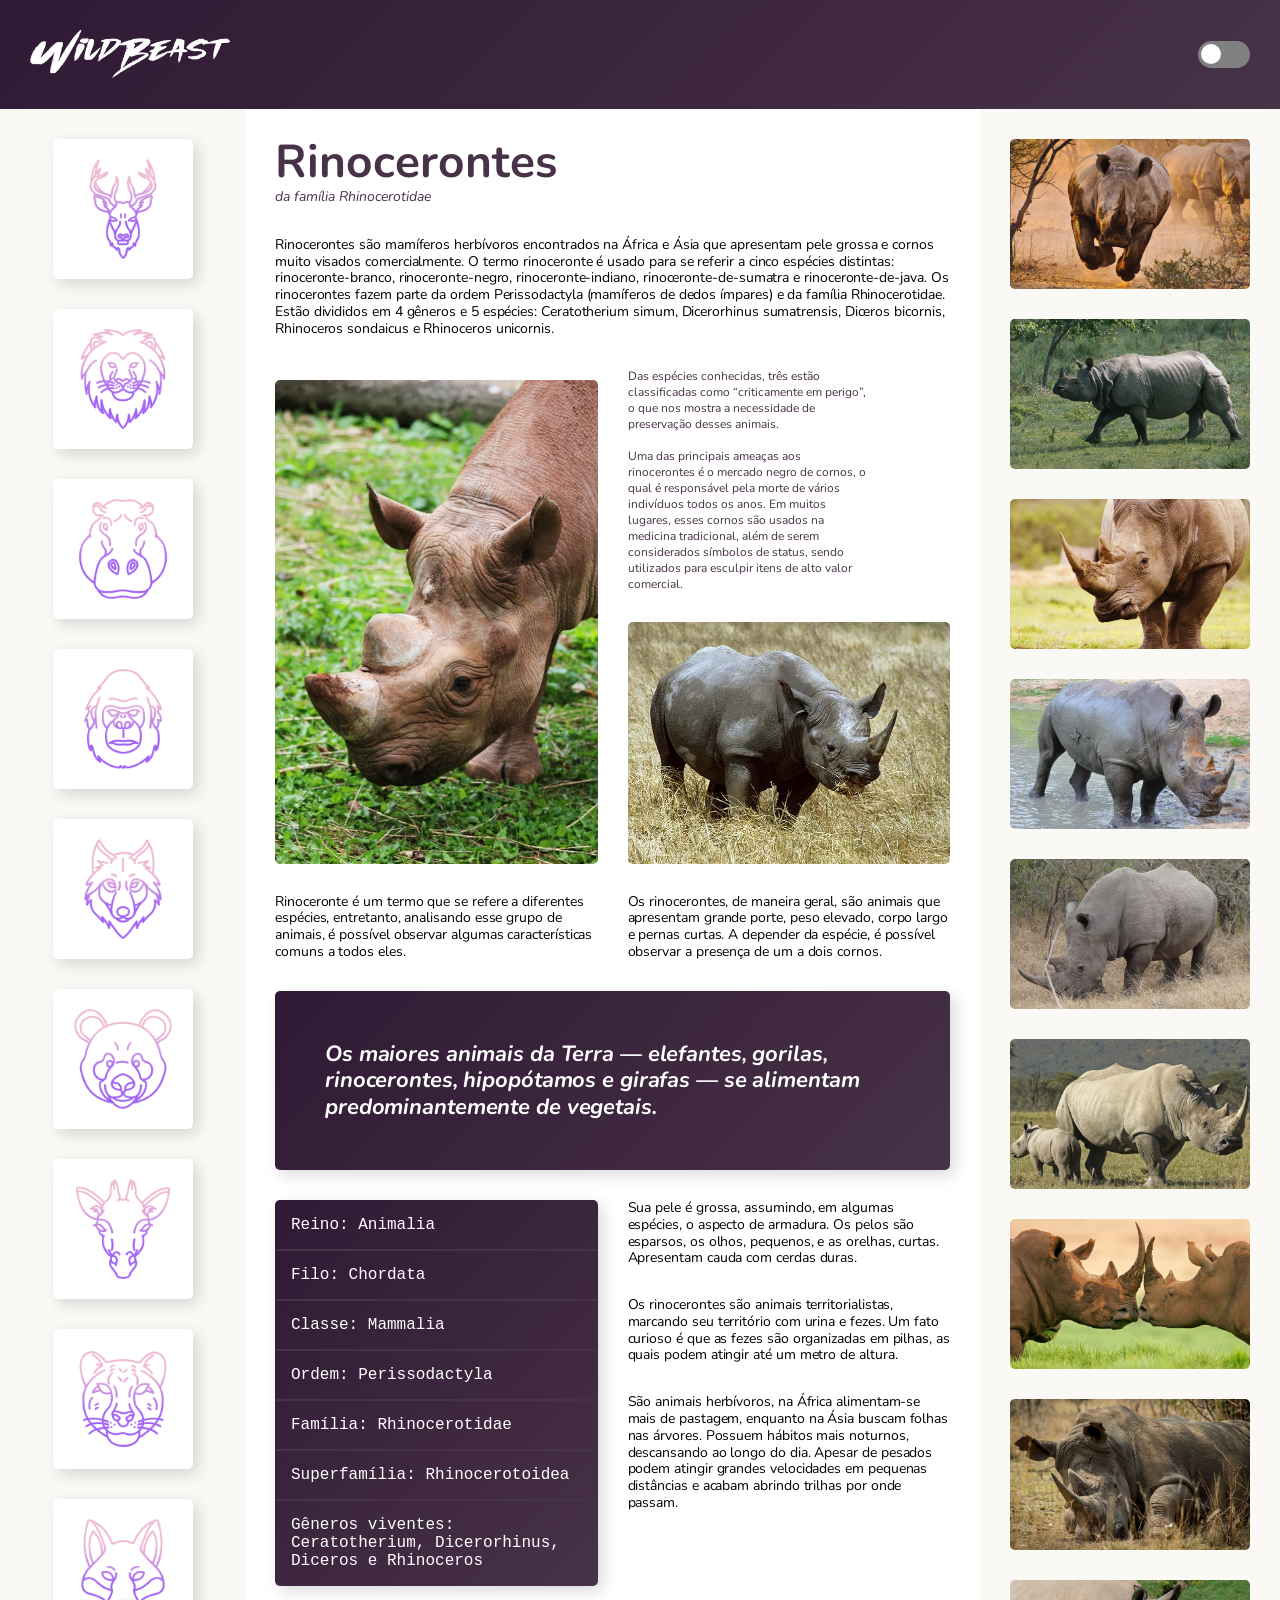
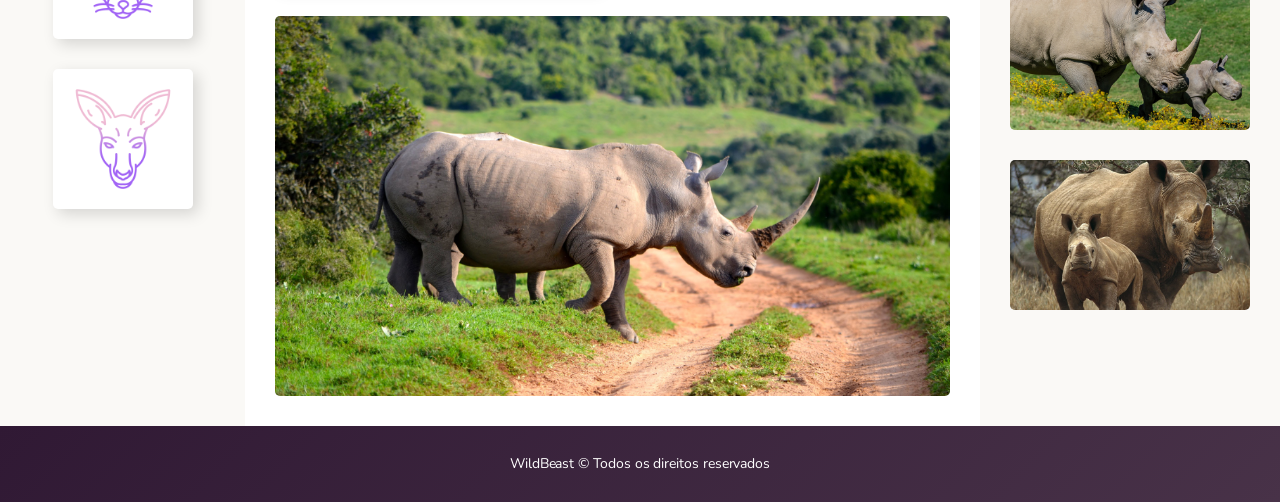
<file: index.html>
<!DOCTYPE html>
<html lang="pt-br">

<head>
    <title>WildBeast - Rinoceronte</title>
    <meta charset="UTF-8">
    <meta http-equiv="X-UA-Compatible" content="IE=edge">
    <link rel="shortcut icon" href="icones/WB.png" type="image/x-icon">
    <meta name="viewport" content="width=device-width, initial-scale=1, shrink-to-fit=no">
    <link rel="stylesheet"
        href="https://fonts.googleapis.com/css2?family=Nunito:ital,wght@0,400;0,700;1,400&display=swap">
    <link rel="stylesheet" href="Css/style.css">
</head>

<body id="body">

    <div class="estrutura">

        <header class="header">

            <a href="#" id="hoverlua" class="logo"><img src="img/wildbeast.svg" alt="WildBeast"></a>

            <nav>
                <ul> 
                    <li class="toggle"><input id="switch" type="checkbox" name="theme">
                        <label for="switch">Toggle</label></li>
                </ul>
            </nav>

        </header>

        <nav class="sidenav" id="sidebar">

            <ul>

                <li><a href="cervo.html"><img src="icones/cervo.png" alt="Cervo"></a></li>
                <li><a href="leao.html"><img src="icones/leao.png" alt="Leão"></a></li>
                <li><a href="hipopotamo.html"><img src="icones/hipopotamo.png" alt="Hipopótamo"></a></li>
                <li><a href="gorila.html"><img src="icones/gorila.png" alt="Gorila"></a></li>
                <li><a href="lobo.html"><img src="icones/lobo.png" alt="Lobo"></a></li>
                <li><a href="panda.html"><img src="icones/panda.png" alt="Panda"></a></li>
                <li><a href="girafa.html"><img src="icones/girafa.png" alt="Girafa"></a></li>
                <li><a href="guepardo.html"><img src="icones/guepardo.png" alt="Guepardo"></a></li>
                <li><a href="raposa.html"><img src="icones/raposa.png" alt="Raposa"></a></li>
                <li><a href="canguru.html"><img src="icones/canguru.png" alt="Canguru"></a></li>

            </ul>

        </nav>

        <main class="content">

            <div class="titulo">

                <h1>Rinocerontes</h1>
                <span>da família Rhinocerotidae</span>

            </div>

            <p class="col-wide">
                Rinocerontes são mamíferos herbívoros encontrados na África e Ásia que apresentam pele grossa e cornos
                muito visados comercialmente. O termo rinoceronte é usado para se referir a cinco espécies distintas:
                rinoceronte-branco, rinoceronte-negro, rinoceronte-indiano, rinoceronte-de-sumatra e
                rinoceronte-de-java. Os rinocerontes fazem parte da ordem Perissodactyla (mamíferos de dedos ímpares) e
                da família Rhinocerotidae. Estão divididos em 4 gêneros e 5 espécies: Ceratotherium simum, Dicerorhinus
                sumatrensis, Diceros bicornis, Rhinoceros sondaicus e Rhinoceros unicornis.
            </p>

            <img class="imagem-1" src="img/Rino1.jpeg" alt="Rinoceronte 1">

            <span class="destaque">
                Das espécies conhecidas, três estão classificadas como “criticamente em perigo”, o que nos mostra a
                necessidade de preservação desses animais.<br><br>
                Uma das principais ameaças aos rinocerontes é o mercado negro de cornos, o qual é responsável pela morte
                de vários indivíduos todos os anos. Em muitos lugares, esses cornos são usados na medicina tradicional,
                além de serem considerados símbolos de status, sendo utilizados para esculpir itens de alto valor
                comercial.
            </span>

            <img class="imagem-2" src="img/Rino2.jpeg" alt="Rinoceronte 2">

            <p class="class-p">
                Rinoceronte é um termo que se refere a diferentes espécies, entretanto, analisando esse grupo de
                animais,
                é possível observar algumas características comuns a todos eles.
            </p>

            <p class="class-p">
                Os rinocerontes, de maneira geral, são animais que apresentam grande porte, peso elevado, corpo largo e
                pernas curtas. A depender da espécie, é possível observar a presença de um a dois cornos.
            </p>

            <blockquote class="citaçao col-wide">

                <b>
                    Os maiores animais da Terra — elefantes, gorilas, rinocerontes, hipopótamos e girafas — se alimentam
                    predominantemente de vegetais.
                </b>

            </blockquote>

            <ul class="atributos">

                <li>Reino: Animalia</li>
                <li>Filo: Chordata</li>
                <li>Classe: Mammalia</li>
                <li>Ordem: Perissodactyla</li>
                <li>Família: Rhinocerotidae</li>
                <li>Superfamília: Rhinocerotoidea</li>
                <li>Gêneros viventes: Ceratotherium, Dicerorhinus, Diceros e Rhinoceros</li>

            </ul>

            <div class="informaçoes">

                <p class="class-p">
                    Sua pele é grossa, assumindo, em algumas espécies, o aspecto de armadura. Os pelos são esparsos, os
                    olhos, pequenos, e as orelhas, curtas. Apresentam cauda com cerdas duras.
                </p>

                <p class="class-p">
                    Os rinocerontes são animais territorialistas, marcando seu território com urina e fezes. Um fato
                    curioso é que as fezes são organizadas em pilhas, as quais podem atingir até um metro de altura.
                </p>

                <p class="class-p">
                    São
                    animais herbívoros, na África alimentam-se mais de pastagem, enquanto na Ásia buscam folhas nas
                    árvores. Possuem hábitos mais noturnos, descansando ao longo do dia. Apesar de pesados podem atingir
                    grandes velocidades em pequenas distâncias e acabam abrindo trilhas por onde passam.
                </p>

            </div>

            <img class="col-wide imagem-3" src="img/Rino3.jpg" alt="Rinoceronte 3">

        </main>

        <aside class="anuncios" id="sidebar2">

            <div class="anuncios-item">

                <img src="img/Rinoceronte1.jpg" alt="Rinoceronte">

            </div>

            <div class="anuncios-item">

                <img src="img/Rinoceronte2.jpg" alt="Rinoceronte">

            </div>

            <div class="anuncios-item">

                <img src="img/Rinoceronte3.jpg" alt="Rinoceronte">

            </div>

            <div class="anuncios-item">

                <img src="img/Rinoceronte4.jpg" alt="Rinoceronte">

            </div>

            <div class="anuncios-item">

                <img src="img/Rinoceronte5.jpg" alt="Rinoceronte">

            </div>

            <div class="anuncios-item">

                <img src="img/Rinoceronte6.jpg" alt="Rinoceronte">

            </div>

            <div class="anuncios-item">

                <img src="img/Rinoceronte7.jpg" alt="Rinoceronte">

            </div>

            <div class="anuncios-item">

                <img src="img/Rinoceronte8.jpg" alt="Rinoceronte">

            </div>

            <div class="anuncios-item">

                <img src="img/Rinoceronte9.jpg" alt="Rinoceronte">

            </div>

            <div class="anuncios-item">

                <img src="img/Rinoceronte10.jpg" alt="Rinoceronte">

            </div>

        </aside>

        <footer class="footer">

            <p>WildBeast © Todos os direitos reservados</p>

        </footer>

    </div>

</body>

<script src="index.js"></script>

</html>
</file>
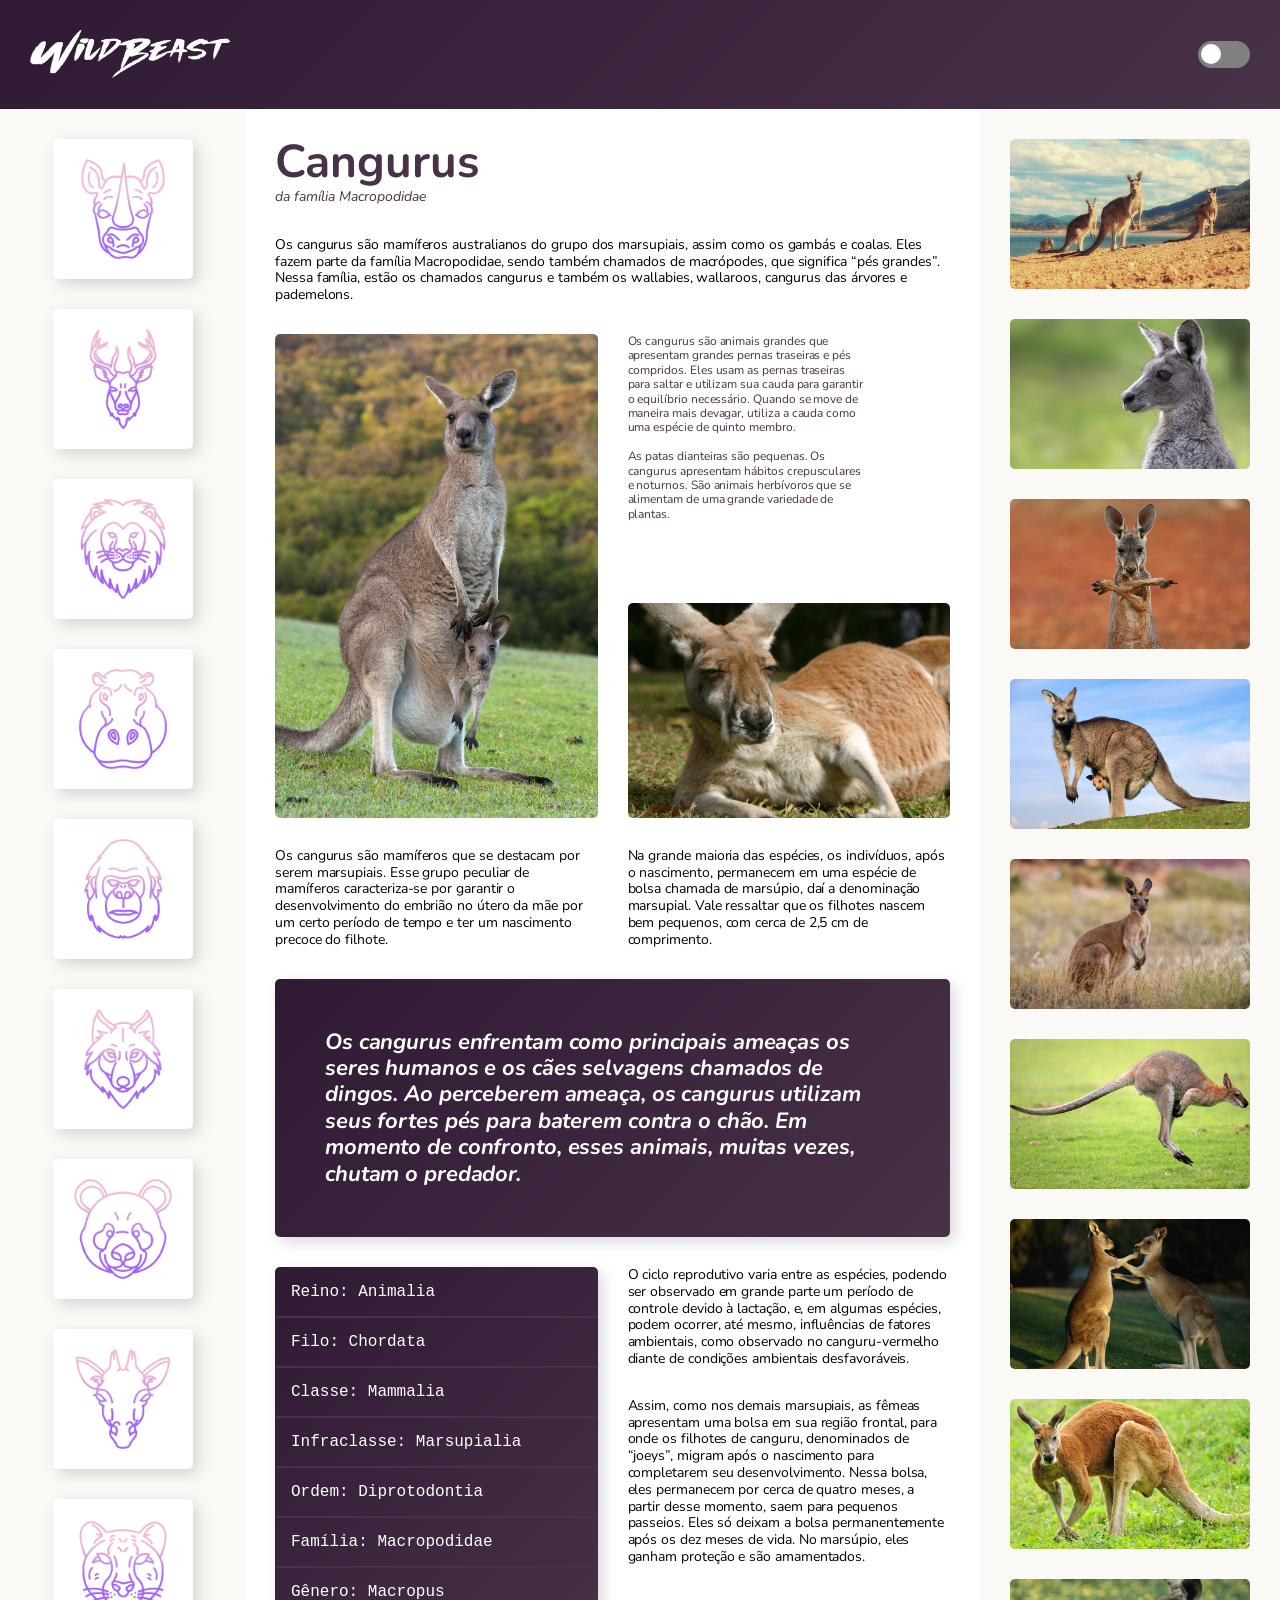
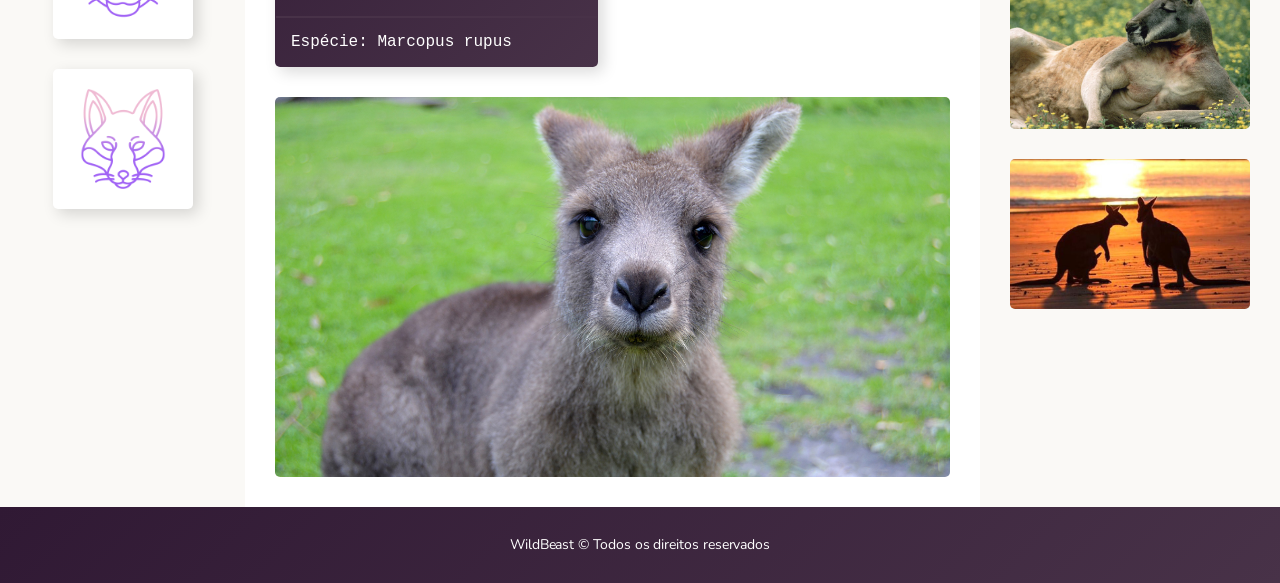
<file: canguru.html>
<!DOCTYPE html>
<html lang="pt-br">

<head>
    <title>WildBeast - Canguru</title>
    <meta charset="UTF-8">
    <meta http-equiv="X-UA-Compatible" content="IE=edge">
    <link rel="shortcut icon" href="icones/WB.png" type="image/x-icon">
    <meta name="viewport" content="width=device-width, initial-scale=1, shrink-to-fit=no">
    <link rel="stylesheet"
        href="https://fonts.googleapis.com/css2?family=Nunito:ital,wght@0,400;0,700;1,400&display=swap">
    <link rel="stylesheet" href="Css/style.css">
</head>

<body id="body">

    <div class="estrutura">

        <header class="header">

            <a href="#" id="hoverlua" class="logo"><img src="img/wildbeast.svg" alt="WildBeast"></a>

            <nav>
                <ul> 
                    <li class="toggle"><input id="switch" type="checkbox" name="theme">
                        <label for="switch">Toggle</label></li>
                </ul>
            </nav>

        </header>

        <nav class="sidenav" id="sidebar">

            <ul>

                <li><a href="index.html"><img src="icones/rinoceronte.png" alt="Rinoceronte"></a></li>
                <li><a href="cervo.html"><img src="icones/cervo.png" alt="Cervo"></a></li>
                <li><a href="leao.html"><img src="icones/leao.png" alt="Leão"></a></li>
                <li><a href="hipopotamo.html"><img src="icones/hipopotamo.png" alt="Hipopótamo"></a></li>
                <li><a href="gorila.html"><img src="icones/gorila.png" alt="Gorila"></a></li>
                <li><a href="lobo.html"><img src="icones/lobo.png" alt="Lobo"></a></li>
                <li><a href="panda.html"><img src="icones/panda.png" alt="Panda"></a></li>
                <li><a href="girafa.html"><img src="icones/girafa.png" alt="Girafa"></a></li>
                <li><a href="guepardo.html"><img src="icones/guepardo.png" alt="Guepardo"></a></li>
                <li><a href="raposa.html"><img src="icones/raposa.png" alt="Raposa"></a></li>

            </ul>

        </nav>

        <main class="content">

            <div class="titulo">

                <h1>Cangurus</h1>
                <span>da família Macropodidae</span>

            </div>

            <p class="col-wide">
                Os cangurus são mamíferos australianos do grupo dos marsupiais, assim como os gambás e coalas. Eles
                fazem parte da família Macropodidae, sendo também chamados de macrópodes, que significa “pés grandes”.
                Nessa família, estão os chamados cangurus e também os wallabies, wallaroos, cangurus das árvores e
                pademelons.
            </p>

            <img class="imagem-1" src="img/Cangu1.jpg" alt="Canguru">

            <p class="destaque">
                Os cangurus são animais grandes que apresentam grandes pernas traseiras e pés compridos. Eles usam as
                pernas traseiras para saltar e utilizam sua cauda para garantir o equilíbrio necessário. Quando se move
                de maneira mais devagar, utiliza a cauda como uma espécie de quinto membro.<br><br>

                As patas dianteiras são pequenas. Os cangurus apresentam hábitos crepusculares e noturnos. São animais
                herbívoros que se alimentam de uma grande variedade de plantas.
            </p>

            <img class="imagem-2" src="img/Cangu2.jpg" alt="Canguru">

            <p class="class-p">
                Os cangurus são mamíferos que se destacam por serem marsupiais. Esse grupo peculiar de mamíferos
                caracteriza-se por garantir o desenvolvimento do embrião no útero da mãe por um certo período de tempo e
                ter um nascimento precoce do filhote.
            </p>

            <p class="class-p">
                Na grande maioria das espécies, os
                indivíduos, após o nascimento, permanecem em uma espécie de bolsa chamada de marsúpio, daí a denominação
                marsupial. Vale ressaltar que os filhotes nascem bem pequenos, com cerca de 2,5 cm de comprimento.
            </p>

            <blockquote class="citaçao col-wide">

                <b>
                    Os cangurus enfrentam como principais ameaças os seres humanos e os cães selvagens chamados de
                    dingos. Ao perceberem ameaça, os cangurus utilizam seus fortes pés para baterem contra o chão. Em
                    momento de confronto, esses animais, muitas vezes, chutam o predador.
                </b>

            </blockquote>

            <ul class="atributos">

                <li>Reino: Animalia</li>
                <li>Filo: Chordata</li>
                <li>Classe: Mammalia</li>
                <li>Infraclasse: Marsupialia</li>
                <li>Ordem: Diprotodontia</li>
                <li>Família: Macropodidae</li>
                <li>Gênero: Macropus</li>
                <li>Espécie: Marcopus rupus</li>

            </ul>

            <div class="informaçoes">

                <p class="class-p">
                    O ciclo reprodutivo varia entre as espécies, podendo ser observado em grande parte um período de
                    controle devido à lactação, e, em algumas espécies, podem ocorrer, até mesmo, influências de fatores
                    ambientais, como observado no canguru-vermelho diante de condições ambientais desfavoráveis.
                </p>

                <p class="class-p">
                    Assim, como nos demais marsupiais, as fêmeas apresentam uma bolsa em sua região frontal, para onde
                    os filhotes de canguru, denominados de “joeys”, migram após o nascimento para completarem seu
                    desenvolvimento.

                    Nessa bolsa, eles permanecem por cerca de quatro meses,
                    a partir desse momento, saem para pequenos passeios. Eles só deixam a bolsa permanentemente após os
                    dez meses de vida. No marsúpio, eles ganham proteção e são amamentados.
                </p>

            </div>

            <img class="col-wide imagem-3" src="img/Cangu3.jpg" alt="Canguru">

        </main>

        <aside class="anuncios" id="sidebar2">

            <div class="anuncios-item">

                <img src="img/Canguru1.jpg" alt="Canguru">

            </div>

            <div class="anuncios-item">

                <img src="img/Canguru2.jpg" alt="Canguru">

            </div>

            <div class="anuncios-item">

                <img src="img/Canguru3.jpg" alt="Canguru">

            </div>

            <div class="anuncios-item">

                <img src="img/Canguru4.jpg" alt="Canguru">

            </div>

            <div class="anuncios-item">

                <img src="img/Canguru5.jpg" alt="Canguru">

            </div>

            <div class="anuncios-item">

                <img src="img/Canguru6.jpg" alt="Canguru">

            </div>

            <div class="anuncios-item">

                <img src="img/Canguru7.jpg" alt="Canguru">

            </div>

            <div class="anuncios-item">

                <img src="img/Canguru8.jpg" alt="Canguru">

            </div>

            <div class="anuncios-item">

                <img src="img/Canguru9.jpg" alt="Canguru">

            </div>

            <div class="anuncios-item">

                <img src="img/Canguru10.jpg" alt="Canguru">

            </div>

        </aside>

        <footer class="footer">

            <p>WildBeast © Todos os direitos reservados</p>

        </footer>

    </div>

</body>

<script src="index.js"></script>

</html>
</file>
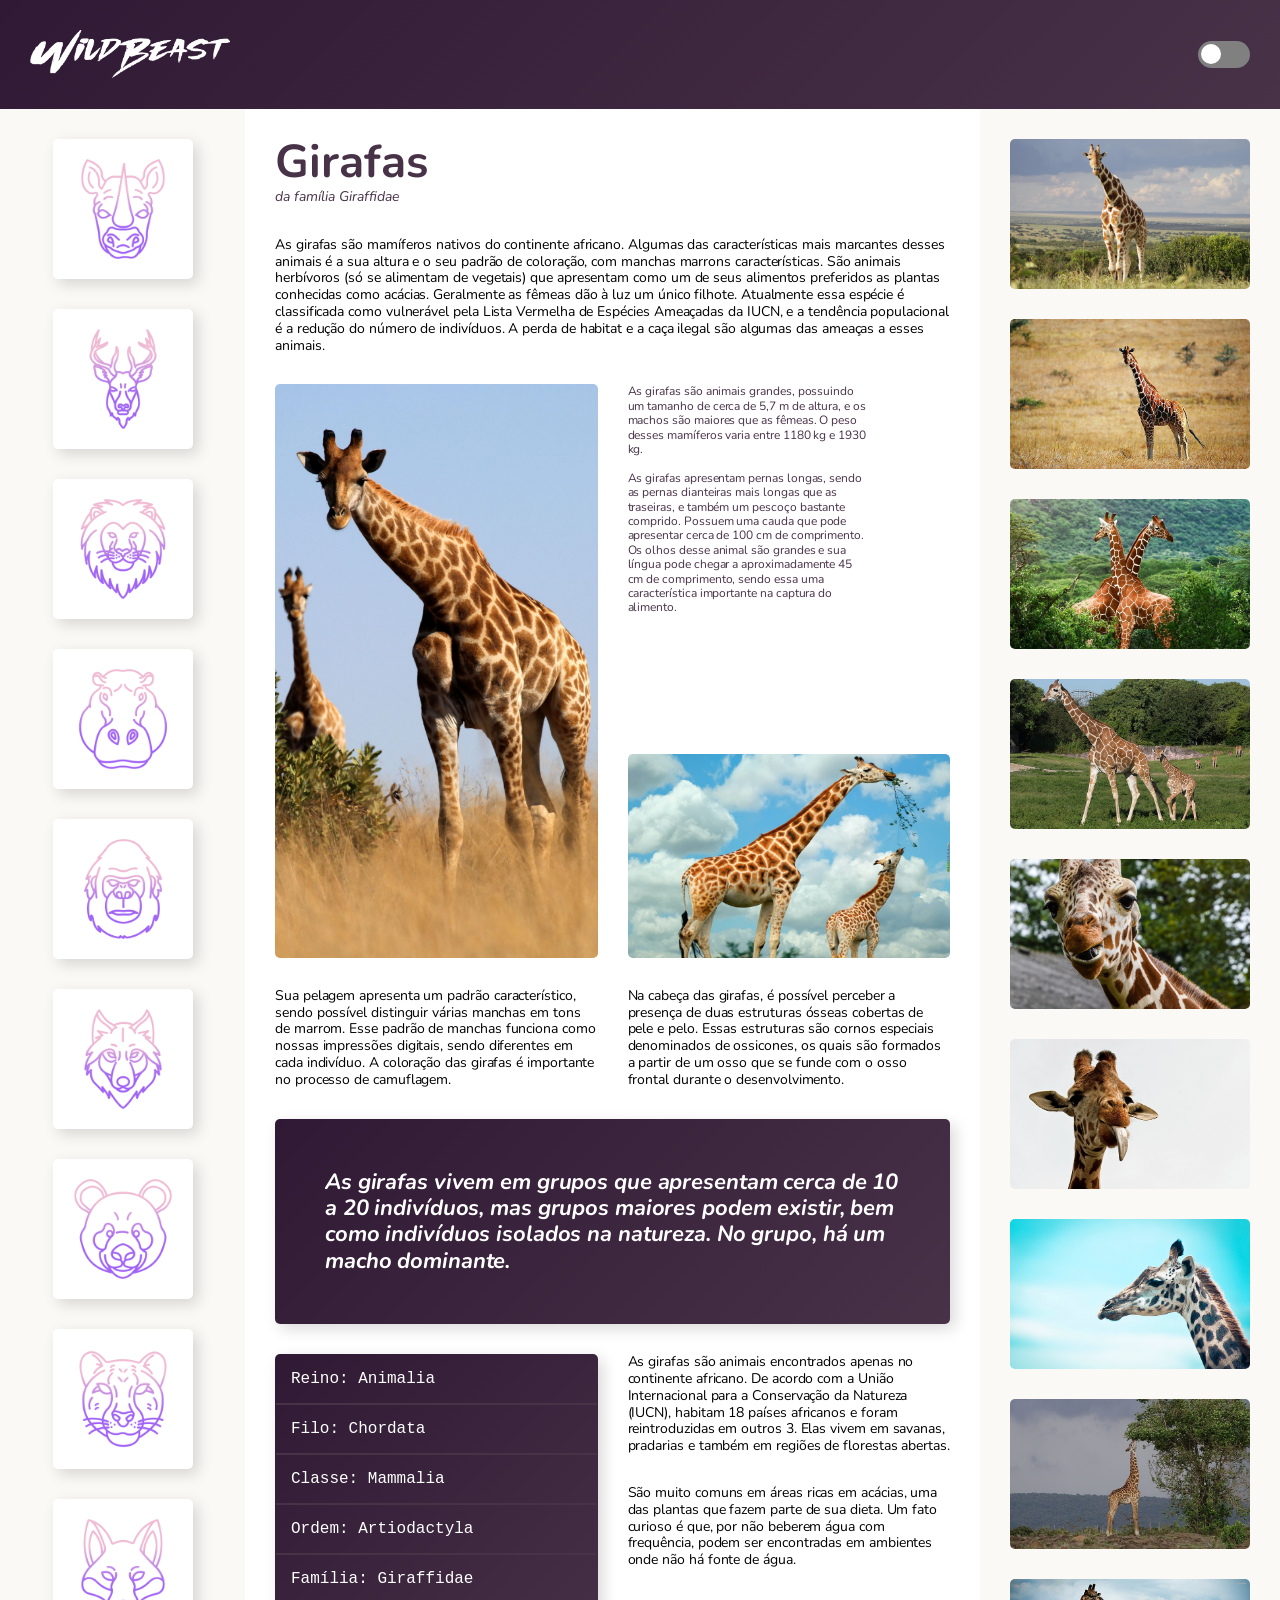
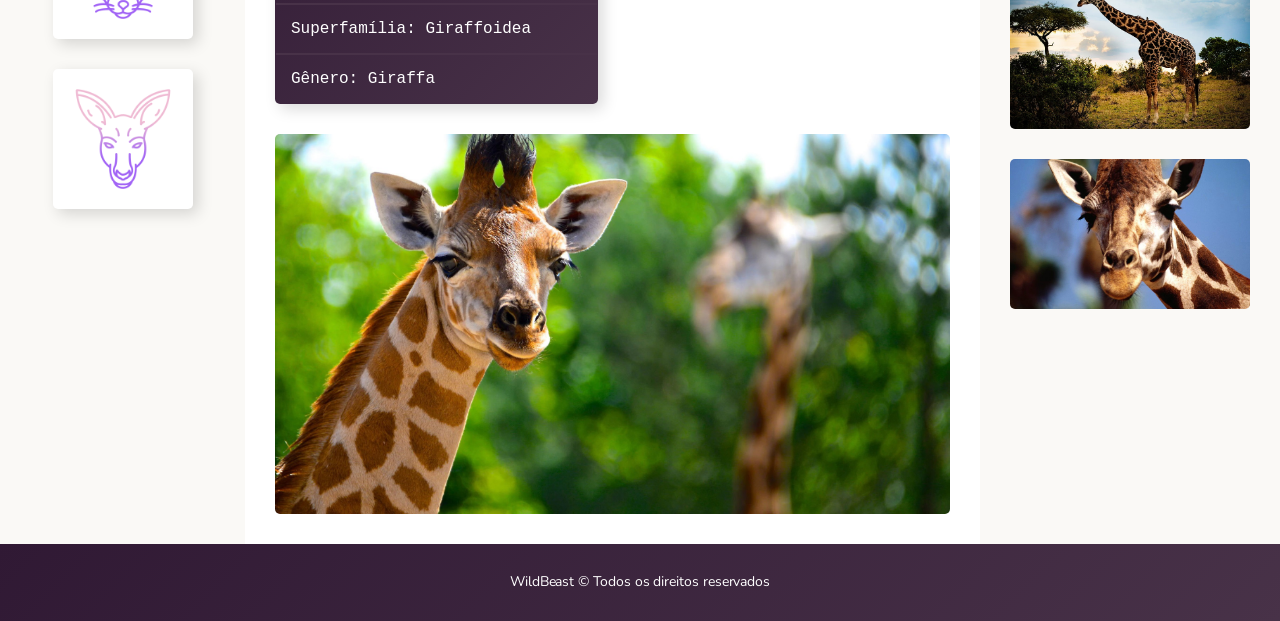
<file: girafa.html>
<!DOCTYPE html>
<html lang="pt-br">

<head>
    <title>WildBeast - Girafa</title>
    <meta charset="UTF-8">
    <meta http-equiv="X-UA-Compatible" content="IE=edge">
    <link rel="shortcut icon" href="icones/WB.png" type="image/x-icon">
    <meta name="viewport" content="width=device-width, initial-scale=1, shrink-to-fit=no">
    <link rel="stylesheet"
        href="https://fonts.googleapis.com/css2?family=Nunito:ital,wght@0,400;0,700;1,400&display=swap">
    <link rel="stylesheet" href="Css/style.css">
</head>

<body id="body">

    <div class="estrutura">

        <header class="header">

            <a href="#" id="hoverlua" class="logo"><img src="img/wildbeast.svg" alt="WildBeast"></a>

            <nav>
                <ul> 
                    <li class="toggle"><input id="switch" type="checkbox" name="theme">
                        <label for="switch">Toggle</label></li>
                </ul>
            </nav>

        </header>

        <nav class="sidenav" id="sidebar">

            <ul>

                <li><a href="index.html"><img src="icones/rinoceronte.png" alt="Rinoceronte"></a></li>
                <li><a href="cervo.html"><img src="icones/cervo.png" alt="Cervo"></a></li>
                <li><a href="leao.html"><img src="icones/leao.png" alt="Leão"></a></li>
                <li><a href="hipopotamo.html"><img src="icones/hipopotamo.png" alt="Hipopótamo"></a></li>
                <li><a href="gorila.html"><img src="icones/gorila.png" alt="Gorila"></a></li>
                <li><a href="lobo.html"><img src="icones/lobo.png" alt="Lobo"></a></li>
                <li><a href="panda.html"><img src="icones/panda.png" alt="Panda"></a></li>
                <li><a href="guepardo.html"><img src="icones/guepardo.png" alt="Guepardo"></a></li>
                <li><a href="raposa.html"><img src="icones/raposa.png" alt="Raposa"></a></li>
                <li><a href="canguru.html"><img src="icones/canguru.png" alt="Canguru"></a></li>

            </ul>

        </nav>

        <main class="content">

            <div class="titulo">

                <h1>Girafas</h1>
                <span>da família Giraffidae</span>

            </div>

            <p class="col-wide">
                As girafas são mamíferos nativos do continente africano. Algumas das características mais marcantes
                desses animais é a sua altura e o seu padrão de coloração, com manchas marrons características. São
                animais herbívoros (só se alimentam de vegetais) que apresentam como um de seus alimentos preferidos as
                plantas conhecidas como acácias. Geralmente as fêmeas dão à luz um único filhote.
                Atualmente essa espécie é classificada como vulnerável pela Lista Vermelha de Espécies Ameaçadas da
                IUCN, e a tendência populacional é a redução do número de indivíduos. A perda de habitat e a caça ilegal
                são algumas das ameaças a esses animais.
            </p>

            <img class="imagem-1" src="img/Giraf1.jpg" alt="Girafa">

            <p class="destaque">
                As girafas são animais grandes, possuindo um tamanho de cerca de 5,7 m de altura, e os machos são
                maiores que as fêmeas. O peso desses mamíferos varia entre 1180 kg e 1930 kg.<br><br>

                As girafas apresentam pernas longas, sendo as pernas dianteiras mais longas que as traseiras, e também
                um pescoço bastante comprido. Possuem uma cauda que pode apresentar cerca de 100 cm de comprimento. Os
                olhos desse animal são grandes e sua língua pode chegar a aproximadamente 45 cm de comprimento, sendo
                essa uma característica importante na captura do alimento.
            </p>

            <img class="imagem-2" src="img/Giraf2.jpg" alt="Girafa">

            <p class="class-p">
                Sua pelagem apresenta um padrão característico, sendo possível distinguir várias manchas em tons de
                marrom. Esse padrão de manchas funciona como nossas impressões digitais, sendo diferentes em cada
                indivíduo. A coloração das girafas é importante no processo de camuflagem.
            </p>

            <p class="class-p">
                Na cabeça das girafas, é possível perceber a presença de duas estruturas ósseas cobertas de pele e pelo.
                Essas estruturas são cornos especiais denominados de ossicones, os quais são formados a partir de um
                osso que se funde com o osso frontal durante o desenvolvimento.
            </p>

            <blockquote class="citaçao col-wide">

                <b>
                    As girafas vivem em grupos que apresentam cerca de 10 a 20 indivíduos, mas grupos maiores podem
                    existir, bem como indivíduos isolados na natureza. No grupo, há um macho dominante.
                </b>

            </blockquote>

            <ul class="atributos">

                <li>Reino: Animalia</li>
                <li>Filo: Chordata</li>
                <li>Classe: Mammalia</li>
                <li>Ordem: Artiodactyla</li>
                <li>Família: Giraffidae</li>
                <li>Superfamília: Giraffoidea</li>
                <li>Gênero: Giraffa</li>

            </ul>

            <div class="informaçoes">

                <p class="class-p">
                    As girafas são animais encontrados apenas no continente africano. De acordo com a União
                    Internacional para a Conservação da Natureza (IUCN), habitam 18 países africanos e foram
                    reintroduzidas em outros 3. Elas vivem em savanas, pradarias e também em regiões de florestas
                    abertas.
                </p>

                <p class="class-p">
                    São muito comuns em áreas ricas em acácias, uma das plantas que fazem parte de sua dieta. Um fato
                    curioso é que, por não beberem água com frequência, podem ser encontradas em ambientes onde não há
                    fonte de água.
                </p>

            </div>

            <img class="col-wide imagem-3" src="img/Giraf3.jpg" alt="Girafa">

        </main>

        <aside class="anuncios" id="sidebar2">

            <div class="anuncios-item">

                <img src="img/Girafa1.jpg" alt="Girafa">

            </div>

            <div class="anuncios-item">

                <img src="img/Girafa2.jpg" alt="Girafa">

            </div>

            <div class="anuncios-item">

                <img src="img/Girafa3.jpg" alt="Girafa">

            </div>

            <div class="anuncios-item">

                <img src="img/Girafa4.jpg" alt="Girafa">

            </div>

            <div class="anuncios-item">

                <img src="img/Girafa5.jpg" alt="Girafa">

            </div>

            <div class="anuncios-item">

                <img src="img/Girafa6.jpg" alt="Girafa">

            </div>

            <div class="anuncios-item">

                <img src="img/Girafa7.jpg" alt="Girafa">

            </div>

            <div class="anuncios-item">

                <img src="img/Girafa8.jpg" alt="Girafa">

            </div>

            <div class="anuncios-item">

                <img src="img/Girafa9.jpg" alt="Girafa">

            </div>

            <div class="anuncios-item">

                <img src="img/Girafa10.jpg" alt="Girafa">

            </div>

        </aside>

        <footer class="footer">

            <p>WildBeast © Todos os direitos reservados</p>

        </footer>

    </div>

</body>

<script src="index.js"></script>

</html>
</file>
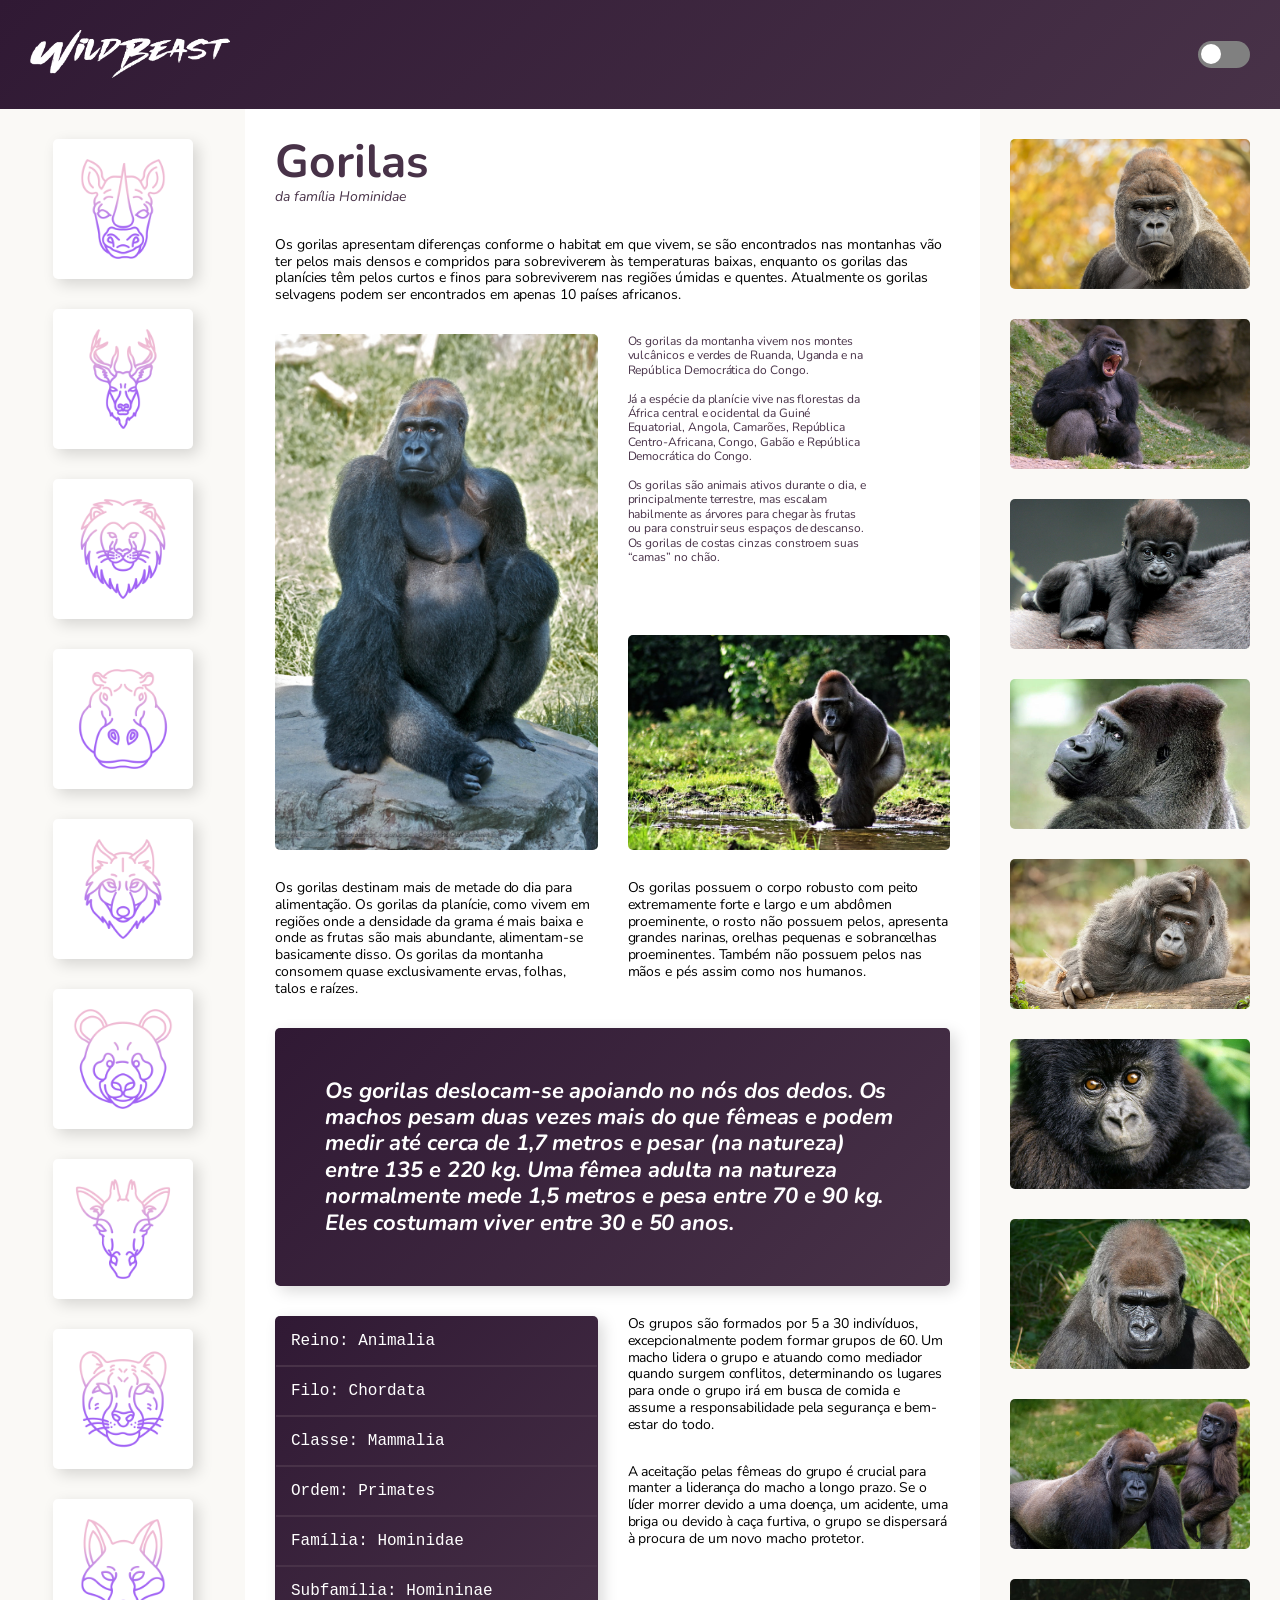
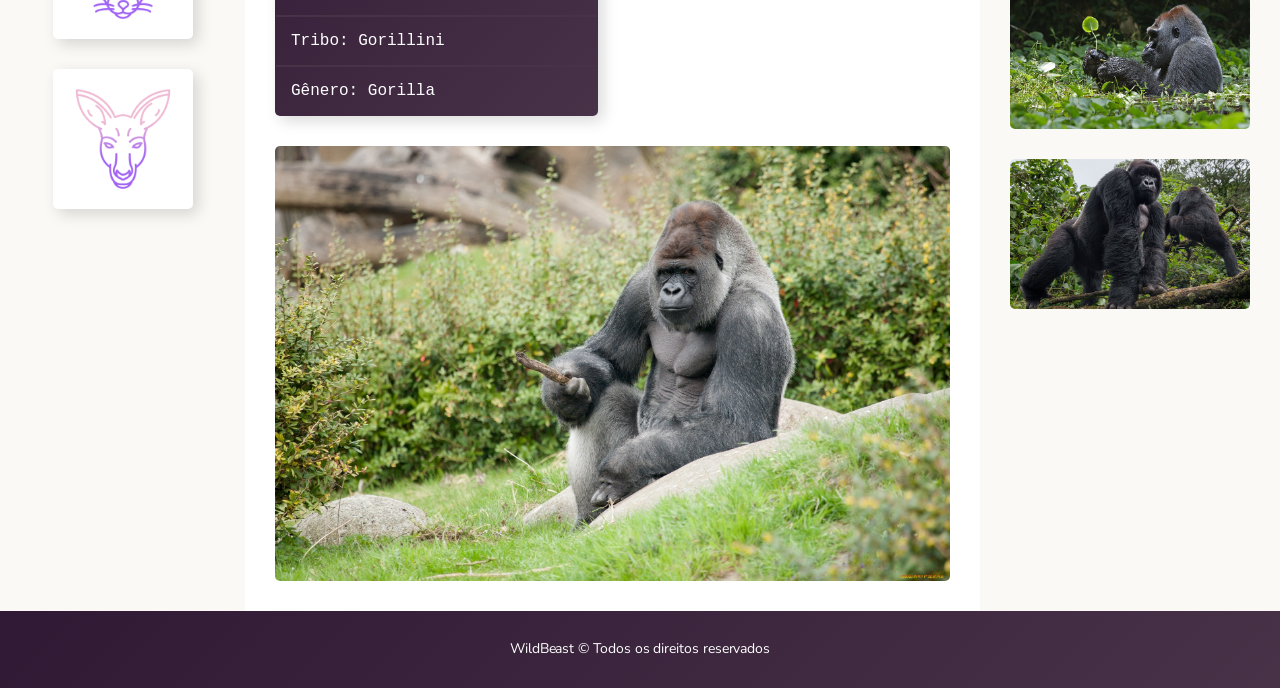
<file: gorila.html>
<!DOCTYPE html>
<html lang="pt-br">

<head>
    <title>WildBeast - Gorila</title>
    <meta charset="UTF-8">
    <meta http-equiv="X-UA-Compatible" content="IE=edge">
    <link rel="shortcut icon" href="icones/WB.png" type="image/x-icon">
    <meta name="viewport" content="width=device-width, initial-scale=1, shrink-to-fit=no">
    <link rel="stylesheet"
        href="https://fonts.googleapis.com/css2?family=Nunito:ital,wght@0,400;0,700;1,400&display=swap">
    <link rel="stylesheet" href="Css/style.css">
</head>

<body id="body">

    <div class="estrutura">

        <header class="header">

            <a href="#" id="hoverlua" class="logo"><img src="img/wildbeast.svg" alt="WildBeast"></a>

            <nav>
                <ul> 
                    <li class="toggle"><input id="switch" type="checkbox" name="theme">
                        <label for="switch">Toggle</label></li>
                </ul>
            </nav>

        </header>

        <nav class="sidenav" id="sidebar">

            <ul>

                <li><a href="index.html"><img src="icones/rinoceronte.png" alt="Rinoceronte"></a></li>
                <li><a href="cervo.html"><img src="icones/cervo.png" alt="Cervo"></a></li>
                <li><a href="leao.html"><img src="icones/leao.png" alt="Leão"></a></li>
                <li><a href="hipopotamo.html"><img src="icones/hipopotamo.png" alt="Hipopótamo"></a></li>
                <li><a href="lobo.html"><img src="icones/lobo.png" alt="Lobo"></a></li>
                <li><a href="panda.html"><img src="icones/panda.png" alt="Panda"></a></li>
                <li><a href="girafa.html"><img src="icones/girafa.png" alt="Girafa"></a></li>
                <li><a href="guepardo.html"><img src="icones/guepardo.png" alt="Guepardo"></a></li>
                <li><a href="raposa.html"><img src="icones/raposa.png" alt="Raposa"></a></li>
                <li><a href="canguru.html"><img src="icones/canguru.png" alt="Canguru"></a></li>

            </ul>

        </nav>

        <main class="content">

            <div class="titulo">

                <h1>Gorilas</h1>
                <span>da família Hominidae</span>

            </div>

            <p class="col-wide">
                Os gorilas apresentam diferenças conforme o habitat em que vivem, se são encontrados nas montanhas vão
                ter pelos mais densos e compridos para sobreviverem às temperaturas baixas, enquanto os gorilas das
                planícies têm pelos curtos e finos para sobreviverem nas regiões úmidas e quentes. Atualmente os gorilas
                selvagens podem ser encontrados em apenas 10 países africanos.
            </p>

            <img class="imagem-1" src="img/Gori1.jpg" alt="Gorila">

            <p class="destaque">
                Os gorilas da montanha vivem nos montes vulcânicos e verdes de Ruanda, Uganda e na República Democrática
                do Congo.<br><br> Já a espécie da planície vive nas florestas da África central e ocidental da Guiné
                Equatorial,
                Angola, Camarões, República Centro-Africana, Congo, Gabão e República Democrática do Congo.<br><br>
                Os gorilas são animais ativos durante o dia, e principalmente terrestre, mas escalam habilmente as
                árvores para chegar às frutas ou para construir seus espaços de descanso. Os gorilas de costas cinzas
                constroem suas “camas” no chão.
            </p>

            <img class="imagem-2" src="img/Gori2.jpg" alt="Gorila">

            <p class="class-p">
                Os gorilas destinam mais de metade do dia para alimentação. Os gorilas da planície, como vivem em
                regiões onde a densidade da grama é mais baixa e onde as frutas são mais abundante, alimentam-se
                basicamente disso. Os gorilas da montanha consomem quase exclusivamente ervas, folhas, talos e raízes.
            </p>

            <p class="class-p">
                Os gorilas possuem o corpo robusto com peito extremamente forte e largo e um abdômen proeminente, o
                rosto não possuem pelos, apresenta grandes narinas, orelhas pequenas e sobrancelhas proeminentes. Também
                não possuem pelos nas mãos e pés assim como nos humanos.
            </p>

            <blockquote class="citaçao col-wide">

                <b>
                    Os gorilas deslocam-se apoiando no nós dos dedos. Os machos pesam duas vezes mais do que fêmeas e
                    podem medir até cerca de 1,7 metros e pesar (na natureza) entre 135 e 220 kg. Uma fêmea adulta na
                    natureza normalmente mede 1,5 metros e pesa entre 70 e 90 kg. Eles costumam viver entre 30 e 50
                    anos.
                </b>

            </blockquote>

            <ul class="atributos">

                <li>Reino: Animalia</li>
                <li>Filo: Chordata</li>
                <li>Classe: Mammalia</li>
                <li>Ordem: Primates</li>
                <li>Família: Hominidae</li>
                <li>Subfamília: Homininae</li>
                <li>Tribo: Gorillini</li>
                <li>Gênero: Gorilla</li>

            </ul>

            <div class="informaçoes">

                <p class="class-p">
                    Os grupos são formados por 5 a 30 indivíduos, excepcionalmente podem formar grupos de 60. Um macho
                    lidera o grupo e atuando como mediador quando surgem conflitos, determinando os lugares para onde o
                    grupo irá em busca de comida e assume a responsabilidade pela segurança e bem-estar do todo.
                </p>

                <p class="class-p">
                    A aceitação pelas fêmeas do grupo é crucial para manter a liderança do macho a longo prazo. Se o
                    líder morrer devido a uma doença, um acidente, uma briga ou devido à caça furtiva, o grupo se
                    dispersará à procura de um novo macho protetor.
                </p>

            </div>

            <img class="col-wide imagem-3" src="img/Gori3.jpg" alt="Gorila">

        </main>

        <aside class="anuncios" id="sidebar2">

            <div class="anuncios-item">

                <img src="img/Gorila1.jpg" alt="Gorila">

            </div>

            <div class="anuncios-item">

                <img src="img/Gorila2.jpg" alt="Gorila">

            </div>

            <div class="anuncios-item">

                <img src="img/Gorila3.jpg" alt="Gorila">

            </div>

            <div class="anuncios-item">

                <img src="img/Gorila4.jpg" alt="Gorila">

            </div>

            <div class="anuncios-item">

                <img src="img/Gorila5.jpg" alt="Gorila">

            </div>

            <div class="anuncios-item">

                <img src="img/Gorila6.jpg" alt="Gorila">

            </div>

            <div class="anuncios-item">

                <img src="img/Gorila7.jpg" alt="Gorila">

            </div>

            <div class="anuncios-item">

                <img src="img/Gorila8.jpg" alt="Gorila">

            </div>

            <div class="anuncios-item">

                <img src="img/Gorila9.jpg" alt="Gorila">

            </div>

            <div class="anuncios-item">

                <img src="img/Gorila10.jpg" alt="Gorila">

            </div>

        </aside>

        <footer class="footer">

            <p>WildBeast © Todos os direitos reservados</p>

        </footer>

    </div>

</body>

<script src="index.js"></script>

</html>
</file>
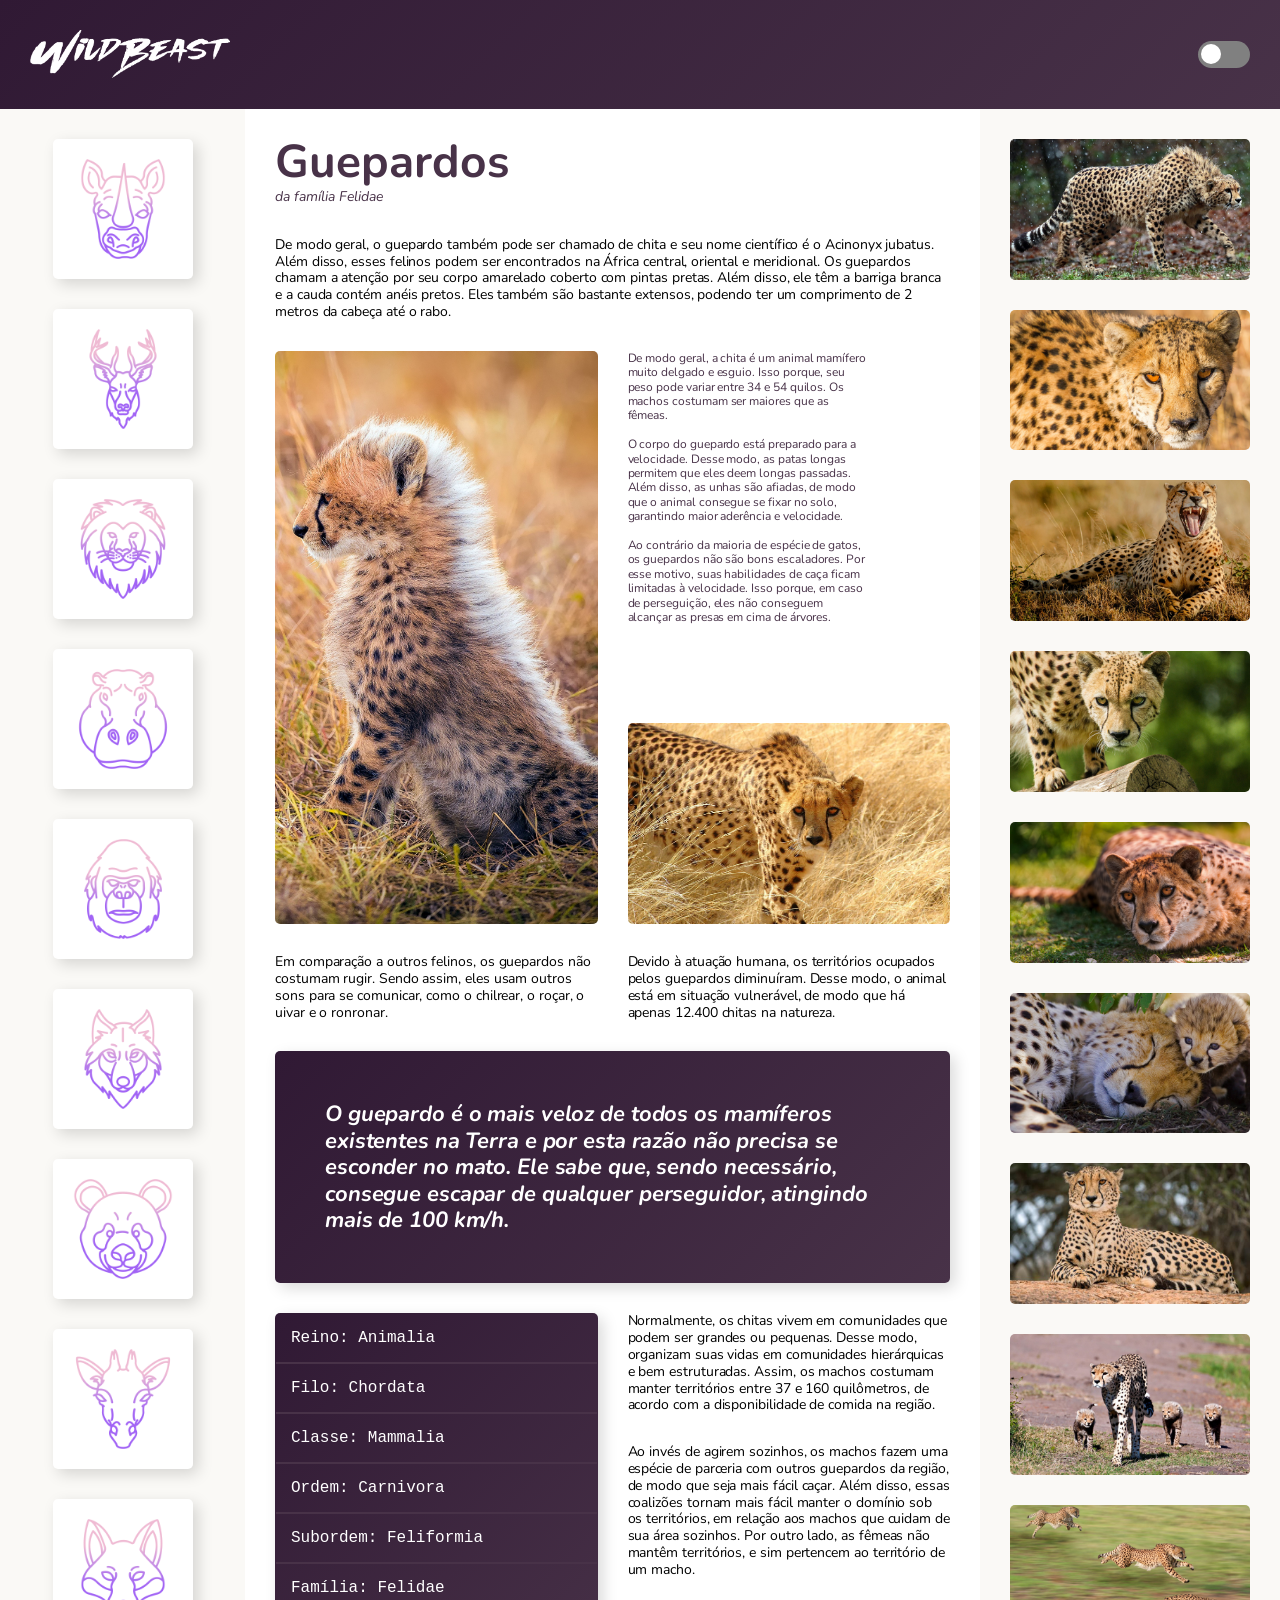
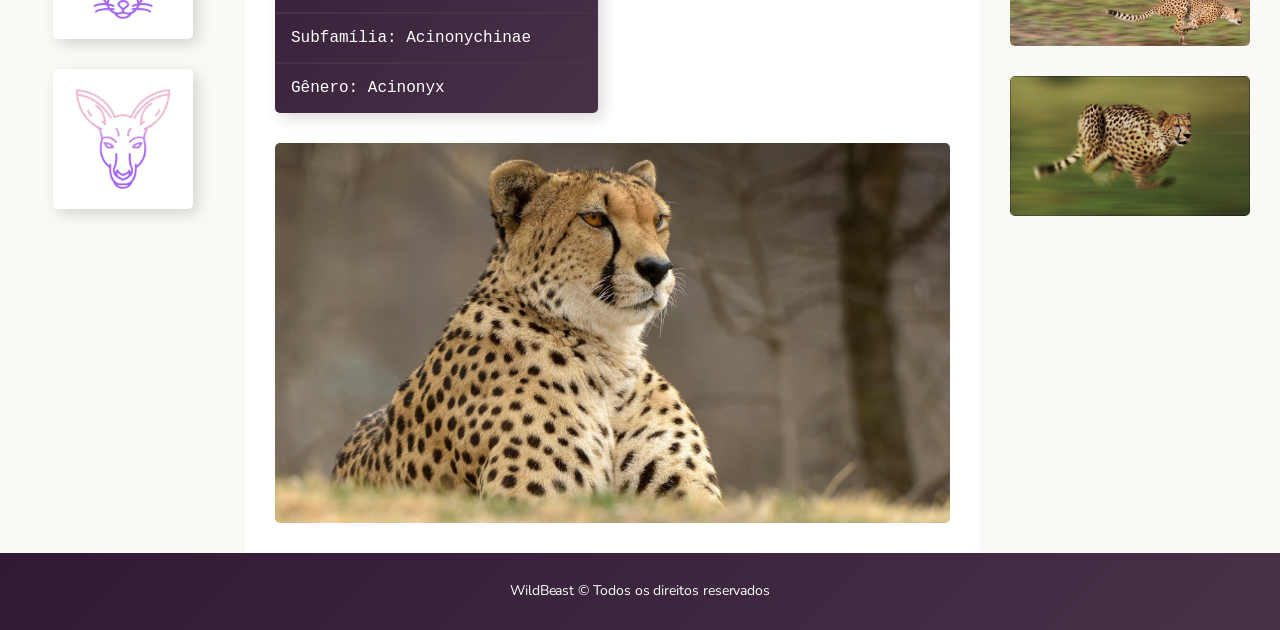
<file: guepardo.html>
<!DOCTYPE html>
<html lang="pt-br">

<head>
    <title>WildBeast - Guepardo</title>
    <meta charset="UTF-8">
    <meta http-equiv="X-UA-Compatible" content="IE=edge">
    <link rel="shortcut icon" href="icones/WB.png" type="image/x-icon">
    <meta name="viewport" content="width=device-width, initial-scale=1, shrink-to-fit=no">
    <link rel="stylesheet"
        href="https://fonts.googleapis.com/css2?family=Nunito:ital,wght@0,400;0,700;1,400&display=swap">
    <link rel="stylesheet" href="Css/style.css">
</head>

<body id="body">

    <div class="estrutura">

        <header class="header">

            <a href="#" id="hoverlua" class="logo"><img src="img/wildbeast.svg" alt="WildBeast"></a>

            <nav>
                <ul> 
                    <li class="toggle"><input id="switch" type="checkbox" name="theme">
                        <label for="switch">Toggle</label></li>
                </ul>
            </nav>

        </header>

        <nav class="sidenav" id="sidebar">

            <ul>

                <li><a href="index.html"><img src="icones/rinoceronte.png" alt="Rinoceronte"></a></li>
                <li><a href="cervo.html"><img src="icones/cervo.png" alt="Cervo"></a></li>
                <li><a href="leao.html"><img src="icones/leao.png" alt="Leão"></a></li>
                <li><a href="hipopotamo.html"><img src="icones/hipopotamo.png" alt="Hipopótamo"></a></li>
                <li><a href="gorila.html"><img src="icones/gorila.png" alt="Gorila"></a></li>
                <li><a href="lobo.html"><img src="icones/lobo.png" alt="Lobo"></a></li>
                <li><a href="panda.html"><img src="icones/panda.png" alt="Panda"></a></li>
                <li><a href="girafa.html"><img src="icones/girafa.png" alt="Girafa"></a></li>
                <li><a href="raposa.html"><img src="icones/raposa.png" alt="Raposa"></a></li>
                <li><a href="canguru.html"><img src="icones/canguru.png" alt="Canguru"></a></li>

            </ul>

        </nav>

        <main class="content">

            <div class="titulo">

                <h1>Guepardos</h1>
                <span>da família Felidae</span>

            </div>

            <p class="col-wide">
                De modo geral, o guepardo também pode ser chamado de chita e seu nome científico é o Acinonyx jubatus.
                Além disso, esses felinos podem ser encontrados na África central, oriental e meridional.
                Os guepardos chamam a atenção por seu corpo amarelado coberto com pintas pretas. Além disso, ele têm a
                barriga branca e a cauda contém anéis pretos. Eles também são bastante extensos, podendo ter um
                comprimento de 2 metros da cabeça até o rabo.
            </p>

            <img class="imagem-1" src="img/Guepa1.jpg" alt="Guepardo">

            <p class="destaque">
                De modo geral, a chita é um animal mamífero muito delgado e esguio. Isso porque, seu peso pode variar
                entre 34 e 54 quilos. Os machos costumam ser maiores que as fêmeas.<br><br>

                O corpo do guepardo está preparado para a velocidade. Desse modo, as patas longas permitem que eles deem
                longas passadas. Além disso, as unhas são afiadas, de modo que o animal consegue se fixar no solo,
                garantindo maior aderência e velocidade.<br><br>

                Ao contrário da maioria de espécie de gatos, os guepardos não são bons escaladores. Por esse motivo,
                suas habilidades de caça ficam limitadas à velocidade. Isso porque, em caso de perseguição, eles não
                conseguem alcançar as presas em cima de árvores.
            </p>

            <img class="imagem-2" src="img/Guepa2.jpg" alt="Guepardo">

            <p class="class-p">
                Em comparação a outros felinos, os guepardos não costumam rugir. Sendo assim, eles usam outros sons para
                se comunicar, como o chilrear, o roçar, o uivar e o ronronar.
            </p>

            <p class="class-p">
                Devido à atuação humana, os territórios ocupados pelos guepardos diminuíram. Desse modo, o animal está
                em situação vulnerável, de modo que há apenas 12.400 chitas na natureza.
            </p>

            <blockquote class="citaçao col-wide">

                <b>
                    O guepardo é o mais veloz de todos os mamíferos existentes na Terra e por esta razão não precisa se
                    esconder no mato. Ele sabe que, sendo necessário, consegue escapar de qualquer perseguidor,
                    atingindo mais de 100 km/h.
                </b>

            </blockquote>

            <ul class="atributos">

                <li>Reino: Animalia</li>
                <li>Filo: Chordata</li>
                <li>Classe: Mammalia</li>
                <li>Ordem: Carnivora</li>
                <li>Subordem: Feliformia</li>
                <li>Família: Felidae</li>
                <li>Subfamília: Acinonychinae</li>
                <li>Gênero: Acinonyx</li>

            </ul>

            <div class="informaçoes">

                <p class="class-p">
                    Normalmente, os chitas vivem em comunidades que podem ser grandes ou pequenas. Desse modo, organizam
                    suas vidas em comunidades hierárquicas e bem estruturadas. Assim, os machos costumam manter
                    territórios
                    entre 37 e 160 quilômetros, de acordo com a disponibilidade
                    de comida na região.
                </p>

                <p class="class-p">
                    Ao invés de agirem sozinhos, os machos fazem uma espécie de parceria com outros
                    guepardos da região, de modo que seja mais fácil caçar. Além disso, essas coalizões tornam mais
                    fácil
                    manter o domínio sob os territórios, em relação aos machos que cuidam de sua área sozinhos. Por
                    outro
                    lado, as fêmeas não mantêm territórios, e sim pertencem ao território de um macho.
                </p>

            </div>

            <img class="col-wide imagem-3" src="img/Guepa3.jpg" alt="Guepardo">

        </main>

        <aside class="anuncios" id="sidebar2">

            <div class="anuncios-item">

                <img src="img/Guepardo1.jpg" alt="Guepardo">

            </div>

            <div class="anuncios-item">

                <img src="img/Guepardo2.jpg" alt="Guepardo">

            </div>

            <div class="anuncios-item">

                <img src="img/Guepardo3.jpg" alt="Guepardo">

            </div>

            <div class="anuncios-item">

                <img src="img/Guepardo4.jpg" alt="Guepardo">

            </div>

            <div class="anuncios-item">

                <img src="img/Guepardo5.jpg" alt="Guepardo">

            </div>

            <div class="anuncios-item">

                <img src="img/Guepardo6.jpg" alt="Guepardo">

            </div>

            <div class="anuncios-item">

                <img src="img/Guepardo7.jpg" alt="Guepardo">

            </div>

            <div class="anuncios-item">

                <img src="img/Guepardo8.jpg" alt="Guepardo">

            </div>

            <div class="anuncios-item">

                <img src="img/Guepardo9.jpg" alt="Guepardo">

            </div>

            <div class="anuncios-item">

                <img src="img/Guepardo10.jpg" alt="Guepardo">

            </div>

        </aside>

        <footer class="footer">

            <p>WildBeast © Todos os direitos reservados</p>

        </footer>

    </div>

</body>

<script src="index.js"></script>

</html>
</file>
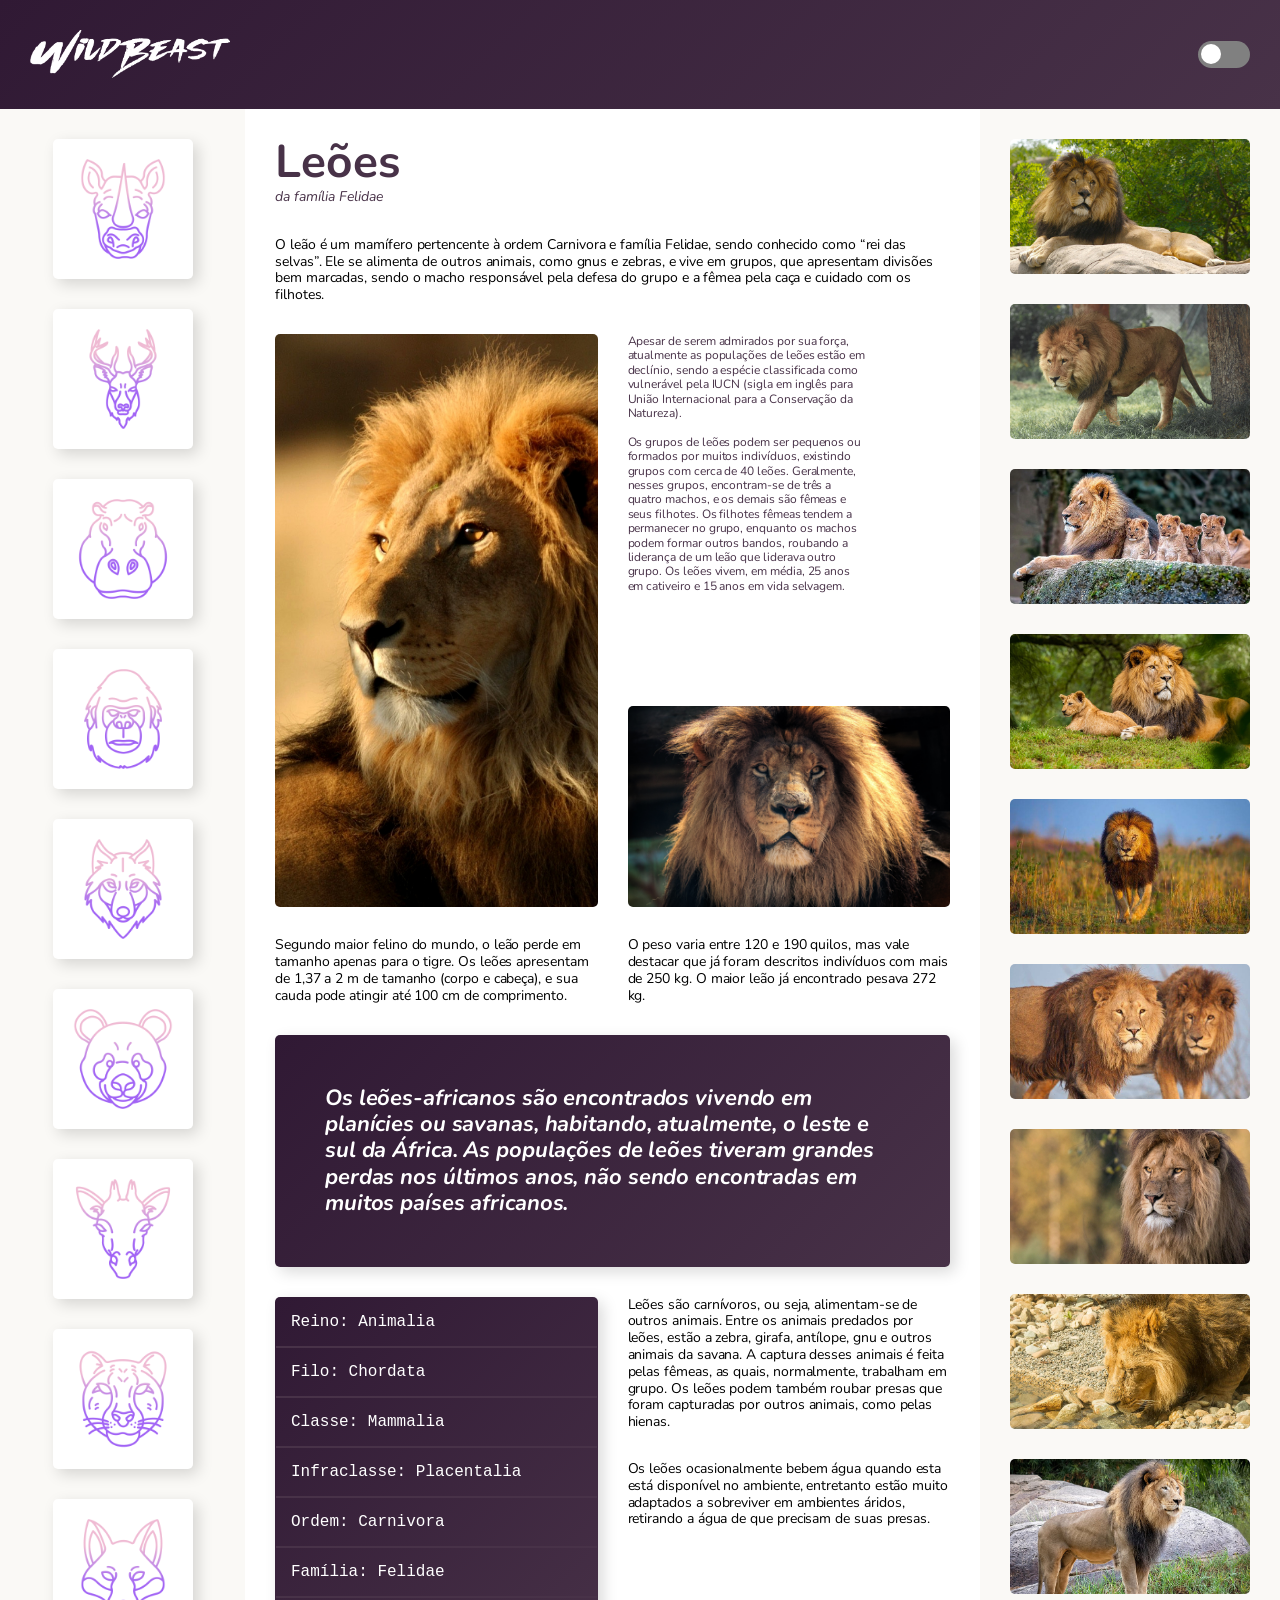
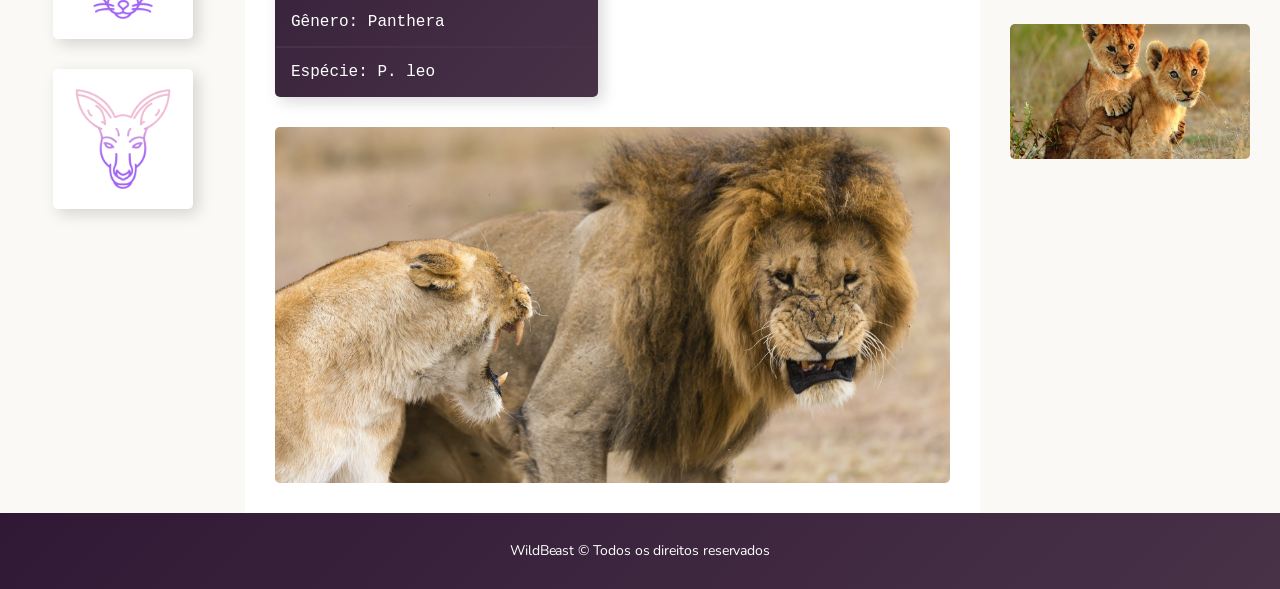
<file: leao.html>
<!DOCTYPE html>
<html lang="pt-br">

<head>
    <title>WildBeast - Leão</title>
    <meta charset="UTF-8">
    <meta http-equiv="X-UA-Compatible" content="IE=edge">
    <link rel="shortcut icon" href="icones/WB.png" type="image/x-icon">
    <meta name="viewport" content="width=device-width, initial-scale=1, shrink-to-fit=no">
    <link rel="stylesheet"
        href="https://fonts.googleapis.com/css2?family=Nunito:ital,wght@0,400;0,700;1,400&display=swap">
    <link rel="stylesheet" href="Css/style.css">
</head>

<body id="body">

    <div class="estrutura">

        <header class="header">

            <a href="#" id="hoverlua" class="logo"><img src="img/wildbeast.svg" alt="WildBeast"></a>

            <nav>
                <ul> 
                    <li class="toggle"><input id="switch" type="checkbox" name="theme">
                        <label for="switch">Toggle</label></li>
                </ul>
            </nav>

        </header>

        <nav class="sidenav" id="sidebar">

            <ul>

                <li><a href="index.html"><img src="icones/rinoceronte.png" alt="Rinoceronte"></a></li>
                <li><a href="cervo.html"><img src="icones/cervo.png" alt="Cervo"></a></li>
                <li><a href="hipopotamo.html"><img src="icones/hipopotamo.png" alt="Hipopótamo"></a></li>
                <li><a href="gorila.html"><img src="icones/gorila.png" alt="Gorila"></a></li>
                <li><a href="lobo.html"><img src="icones/lobo.png" alt="Lobo"></a></li>
                <li><a href="panda.html"><img src="icones/panda.png" alt="Panda"></a></li>
                <li><a href="girafa.html"><img src="icones/girafa.png" alt="Girafa"></a></li>
                <li><a href="guepardo.html"><img src="icones/guepardo.png" alt="Guepardo"></a></li>
                <li><a href="raposa.html"><img src="icones/raposa.png" alt="Raposa"></a></li>
                <li><a href="canguru.html"><img src="icones/canguru.png" alt="Canguru"></a></li>

            </ul>

        </nav>

        <main class="content">

            <div class="titulo">

                <h1>Leões</h1>
                <span>da família Felidae</span>

            </div>

            <p class="col-wide">
                O leão é um mamífero pertencente à ordem Carnivora e família Felidae, sendo conhecido como “rei das
                selvas”. Ele se alimenta de outros animais, como gnus e zebras, e vive em grupos, que apresentam
                divisões bem marcadas, sendo o macho responsável pela defesa do grupo e a fêmea pela caça e cuidado com
                os filhotes.
            </p>

            <img class="imagem-1" src="img/Leã1.jpg" alt="Leão">

            <p class="destaque">
                Apesar de serem admirados por sua força, atualmente as populações de leões estão em declínio, sendo a
                espécie classificada como vulnerável pela IUCN (sigla em inglês para União Internacional para a
                Conservação da Natureza).<br><br>
                Os grupos de leões podem ser pequenos ou formados por muitos indivíduos, existindo grupos com cerca de
                40 leões. Geralmente, nesses grupos, encontram-se de três a quatro machos, e os demais são fêmeas e seus
                filhotes. Os filhotes fêmeas tendem a permanecer no grupo, enquanto os machos podem formar outros
                bandos, roubando a liderança de um leão que liderava outro grupo. Os leões vivem, em média, 25 anos em
                cativeiro e 15 anos em vida selvagem.
            </p>

            <img class="imagem-2" src="img/Leã2.png" alt="Leão">

            <p class="class-p">
                Segundo maior felino do mundo, o leão perde em tamanho apenas para o tigre. Os leões apresentam de 1,37
                a 2 m de tamanho (corpo e cabeça), e sua cauda pode atingir até 100 cm de comprimento.
            </p>

            <p class="class-p">
                O peso varia entre 120 e 190 quilos, mas vale destacar que já foram descritos indivíduos com mais de 250
                kg. O maior leão já encontrado pesava 272 kg.
            </p>

            <blockquote class="citaçao col-wide">

                <b>
                    Os leões-africanos são encontrados vivendo em planícies ou savanas, habitando, atualmente, o leste e
                    sul da África. As populações de leões tiveram grandes perdas nos últimos anos, não sendo encontradas
                    em muitos países africanos.
                </b>

            </blockquote>

            <ul class="atributos">

                <li>Reino: Animalia</li>
                <li>Filo: Chordata</li>
                <li>Classe: Mammalia</li>
                <li>Infraclasse: Placentalia</li>
                <li>Ordem: Carnivora</li>
                <li>Família: Felidae</li>
                <li>Gênero: Panthera</li>
                <li>Espécie: P. leo</li>

            </ul>

            <div class="informaçoes">

                <p class="class-p">
                    Leões são carnívoros, ou seja, alimentam-se de outros animais. Entre os animais predados por leões,
                    estão a zebra, girafa, antílope, gnu e outros animais da savana. A captura desses animais é feita
                    pelas fêmeas, as quais, normalmente, trabalham em grupo. Os leões podem também roubar presas que
                    foram capturadas por outros animais, como pelas hienas.
                </p>

                <p class="class-p">
                    Os leões ocasionalmente bebem água quando esta está disponível no ambiente, entretanto estão muito
                    adaptados a sobreviver em ambientes áridos, retirando a água de que precisam de suas presas.
                </p>

            </div>

            <img class="col-wide imagem-3" src="img/Leã3.jpg" alt="Leão">

        </main>

        <aside class="anuncios" id="sidebar2">

            <div class="anuncios-item">

                <img src="img/Leão1.jpg" alt="Leão" class="imagemleao">

            </div>

            <div class="anuncios-item">

                <img src="img/Leão2.jpg" alt="Leão">

            </div>

            <div class="anuncios-item">

                <img src="img/Leão3.jpg" alt="Leão">

            </div>

            <div class="anuncios-item">

                <img src="img/Leão4.jpg" alt="Leão">

            </div>

            <div class="anuncios-item">

                <img src="img/Leão5.jpg" alt="Leão">

            </div>

            <div class="anuncios-item">

                <img src="img/Leão6.jpg" alt="Leão">

            </div>

            <div class="anuncios-item">

                <img src="img/Leão7.jpg" alt="Leão">

            </div>

            <div class="anuncios-item">

                <img src="img/Leão8.jpg" alt="Leão">

            </div>

            <div class="anuncios-item">

                <img src="img/Leão9.jpg" alt="Leão">

            </div>

            <div class="anuncios-item">

                <img src="img/Leão10.jpg" alt="Leão">

            </div>

        </aside>

        <footer class="footer">

            <p>WildBeast © Todos os direitos reservados</p>

        </footer>

    </div>

</body>

<script src="index.js"></script>

</html>
</file>
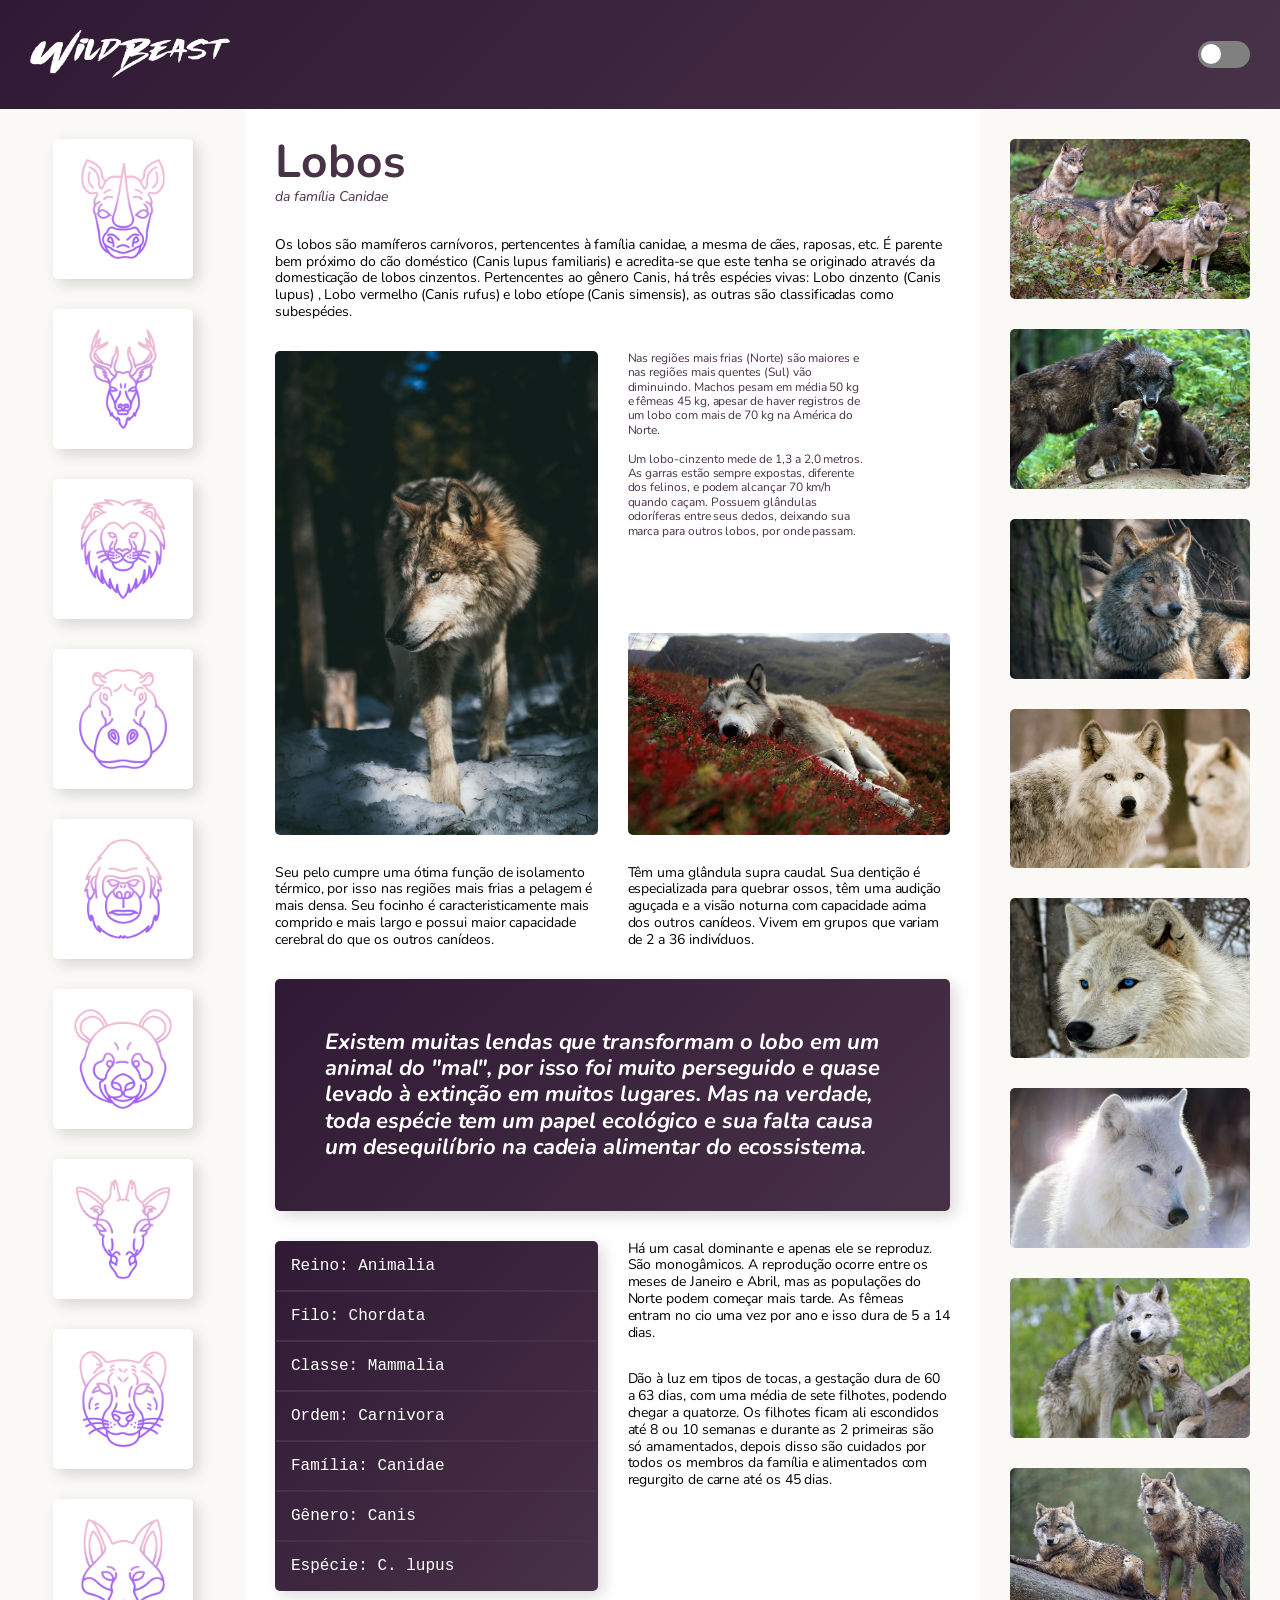
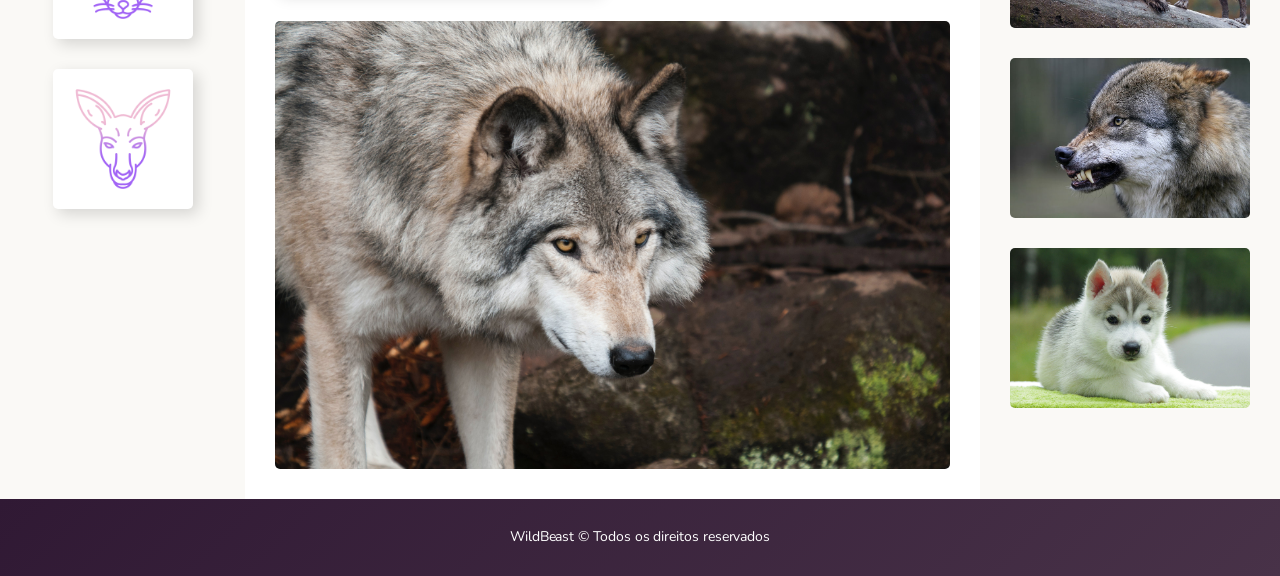
<file: lobo.html>
<!DOCTYPE html>
<html lang="pt-br">

<head>
    <title>WildBeast - Lobo</title>
    <meta charset="UTF-8">
    <meta http-equiv="X-UA-Compatible" content="IE=edge">
    <link rel="shortcut icon" href="icones/WB.png" type="image/x-icon">
    <meta name="viewport" content="width=device-width, initial-scale=1, shrink-to-fit=no">
    <link rel="stylesheet"
        href="https://fonts.googleapis.com/css2?family=Nunito:ital,wght@0,400;0,700;1,400&display=swap">
    <link rel="stylesheet" href="Css/style.css">
</head>

<body id="body">

    <div class="estrutura">

        <header class="header">

            <a href="#" id="hoverlua" class="logo"><img src="img/wildbeast.svg" alt="WildBeast"></a>

            <nav>
                <ul> 
                    <li class="toggle"><input id="switch" type="checkbox" name="theme">
                        <label for="switch">Toggle</label></li>
                </ul>
            </nav>

        </header>

        <nav class="sidenav" id="sidebar">

            <ul>

                <li><a href="index.html"><img src="icones/rinoceronte.png" alt="Rinoceronte"></a></li>
                <li><a href="cervo.html"><img src="icones/cervo.png" alt="Cervo"></a></li>
                <li><a href="leao.html"><img src="icones/leao.png" alt="Leão"></a></li>
                <li><a href="hipopotamo.html"><img src="icones/hipopotamo.png" alt="Hipopótamo"></a></li>
                <li><a href="gorila.html"><img src="icones/gorila.png" alt="Gorila"></a></li>
                <li><a href="panda.html"><img src="icones/panda.png" alt="Panda"></a></li>
                <li><a href="girafa.html"><img src="icones/girafa.png" alt="Girafa"></a></li>
                <li><a href="guepardo.html"><img src="icones/guepardo.png" alt="Guepardo"></a></li>
                <li><a href="raposa.html"><img src="icones/raposa.png" alt="Raposa"></a></li>
                <li><a href="canguru.html"><img src="icones/canguru.png" alt="Canguru"></a></li>

            </ul>

        </nav>

        <main class="content">

            <div class="titulo">

                <h1>Lobos</h1>
                <span>da família Canidae</span>

            </div>

            <p class="col-wide">
                Os lobos são mamíferos carnívoros, pertencentes à família canidae, a mesma de cães, raposas, etc. É
                parente bem próximo do cão doméstico (Canis lupus familiaris) e acredita-se que este tenha se originado
                através da domesticação de lobos cinzentos. Pertencentes ao gênero Canis, há três espécies vivas: Lobo
                cinzento (Canis lupus) , Lobo vermelho (Canis rufus) e lobo etíope (Canis simensis), as outras são
                classificadas como subespécies.
            </p>

            <img class="imagem-1" src="img/Lob1.jpg" alt="Lobo">

            <p class="destaque">
                Nas regiões mais frias (Norte) são maiores e nas regiões mais quentes (Sul) vão diminuindo. Machos pesam
                em média 50 kg e fêmeas 45 kg, apesar de haver registros de um lobo com mais de 70 kg na América do
                Norte.<br><br> Um lobo-cinzento mede de 1,3 a 2,0 metros. As garras estão sempre expostas, diferente dos
                felinos, e podem alcançar 70 km/h quando caçam. Possuem glândulas odoríferas entre seus dedos, deixando
                sua marca para outros lobos, por onde passam.
            </p>

            <img class="imagem-2" src="img/Lob2.jpg" alt="Lobo">

            <p class="class-p">
                Seu pelo cumpre uma ótima função de isolamento térmico, por isso nas regiões mais frias a pelagem é mais
                densa. Seu focinho é caracteristicamente mais comprido e mais largo e possui maior capacidade cerebral
                do que os outros canídeos.
            </p>

            <p class="class-p">
                Têm uma glândula supra caudal. Sua dentição é especializada para quebrar ossos, têm uma audição aguçada
                e a visão noturna com capacidade acima dos outros canídeos. Vivem em grupos que variam de 2 a 36
                indivíduos.
            </p>

            <blockquote class="citaçao col-wide">

                <b>
                    Existem muitas lendas que transformam o lobo em um animal do "mal", por isso foi muito perseguido e
                    quase levado à extinção em muitos lugares. Mas na verdade, toda espécie tem um papel ecológico e sua
                    falta causa um desequilíbrio na cadeia alimentar do ecossistema.
                </b>

            </blockquote>

            <ul class="atributos">

                <li>Reino: Animalia</li>
                <li>Filo: Chordata</li>
                <li>Classe: Mammalia</li>
                <li>Ordem: Carnivora</li>
                <li>Família: Canidae</li>
                <li>Gênero: Canis</li>
                <li>Espécie: C. lupus</li>

            </ul>

            <div class="informaçoes">

                <p class="class-p">
                    Há um casal dominante e apenas ele se reproduz. São monogâmicos. A reprodução ocorre entre os meses
                    de Janeiro e Abril, mas as populações do Norte podem começar mais tarde. As fêmeas entram no cio uma
                    vez por ano e isso dura de 5 a 14 dias.
                </p>

                <p class="class-p">
                    Dão à luz em tipos de tocas, a gestação dura de 60 a 63 dias, com uma média de sete filhotes,
                    podendo chegar a quatorze. Os filhotes ficam ali escondidos até 8 ou 10 semanas e durante as 2
                    primeiras são só amamentados, depois disso são cuidados por todos os membros da família e
                    alimentados com regurgito de carne até os 45 dias.
                </p>

            </div>

            <img class="col-wide imagem-3" src="img/Lob3.jpg" alt="Lobo">

        </main>

        <aside class="anuncios" id="sidebar2">

            <div class="anuncios-item">

                <img src="img/Lobo1.jpg" alt="Lobo">

            </div>

            <div class="anuncios-item">

                <img src="img/Lobo2.jpg" alt="Lobo">

            </div>

            <div class="anuncios-item">

                <img src="img/Lobo3.jpg" alt="Lobo">

            </div>

            <div class="anuncios-item">

                <img src="img/Lobo4.jpg" alt="Lobo">

            </div>

            <div class="anuncios-item">

                <img src="img/Lobo5.jpg" alt="Lobo">

            </div>

            <div class="anuncios-item">

                <img src="img/Lobo6.jpg" alt="Lobo">

            </div>

            <div class="anuncios-item">

                <img src="img/Lobo7.jpg" alt="Lobo">

            </div>

            <div class="anuncios-item">

                <img src="img/Lobo8.jpg" alt="Lobo">

            </div>

            <div class="anuncios-item">

                <img src="img/Lobo9.jpg" alt="Lobo">

            </div>

            <div class="anuncios-item">

                <img src="img/Lobo10.jpg" alt="Lobo">

            </div>

        </aside>

        <footer class="footer">

            <p>WildBeast © Todos os direitos reservados</p>

        </footer>

    </div>

</body>

<script src="index.js"></script>

</html>
</file>
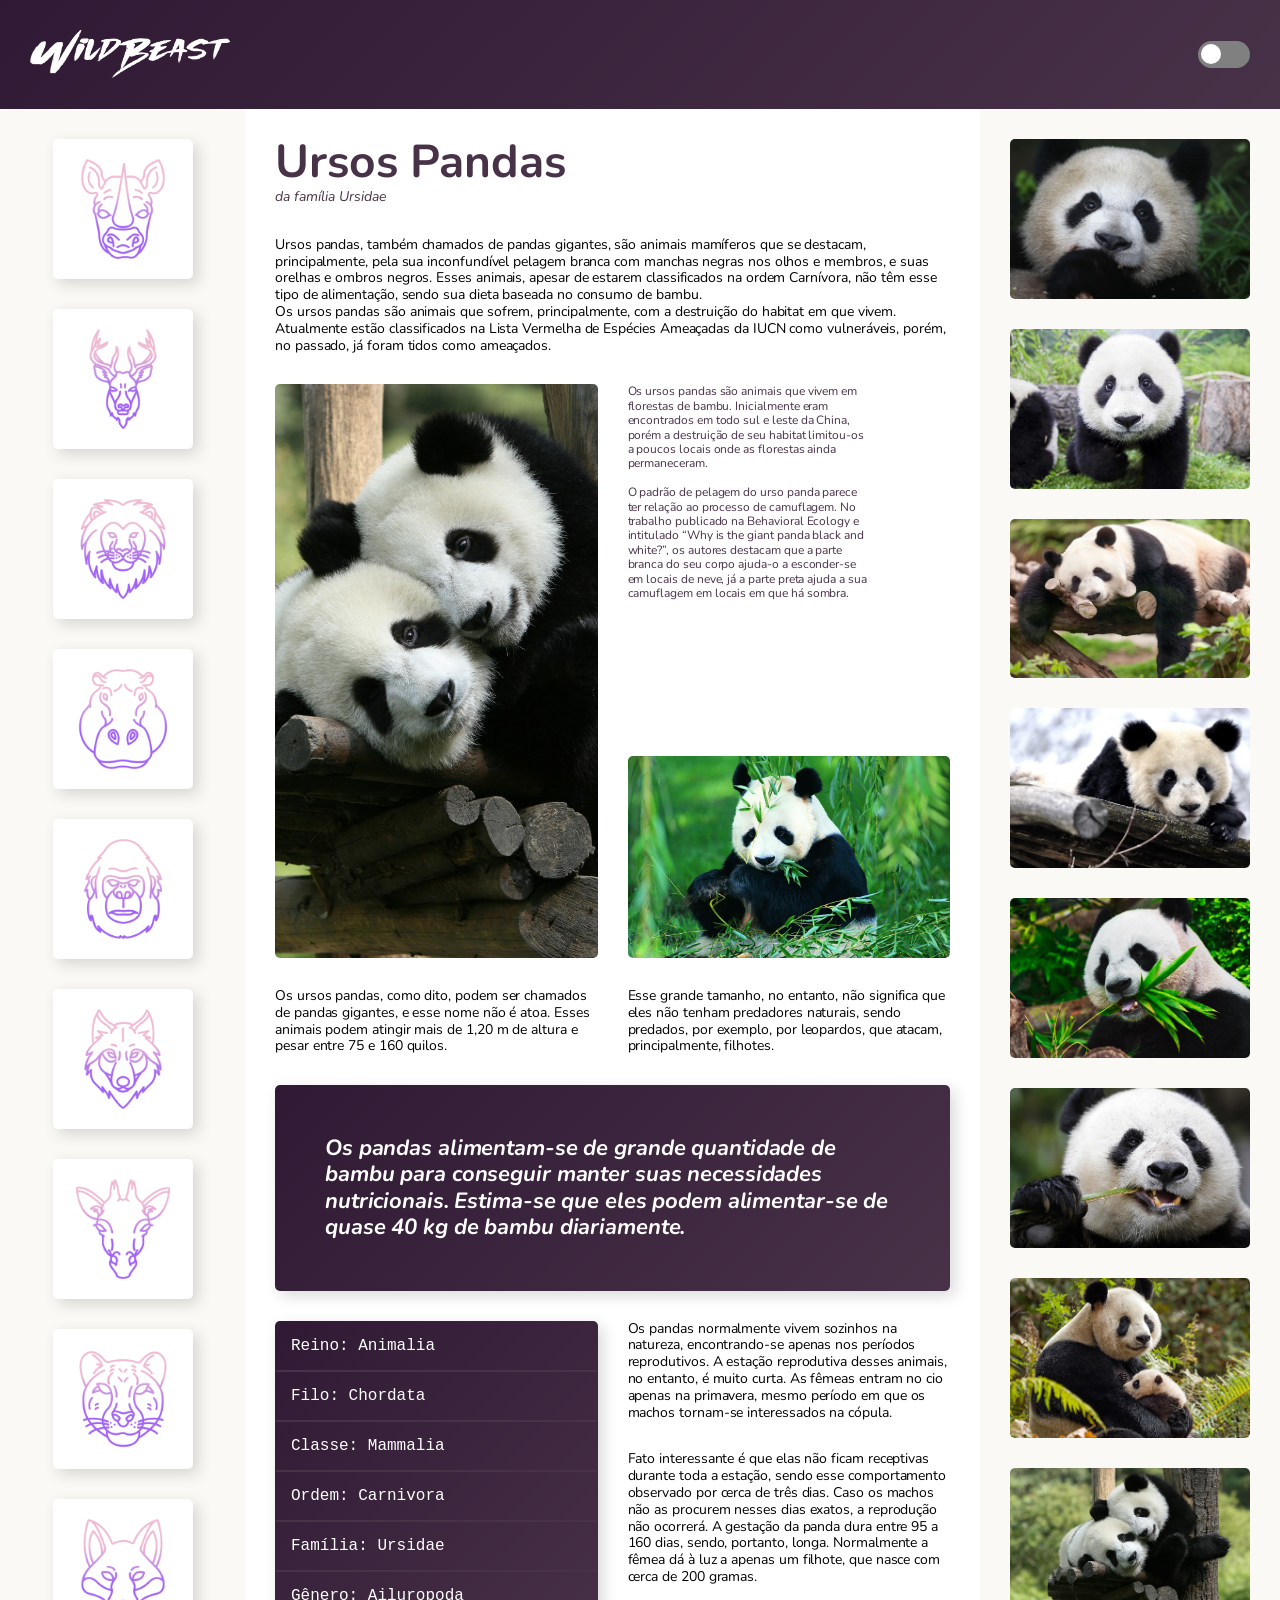
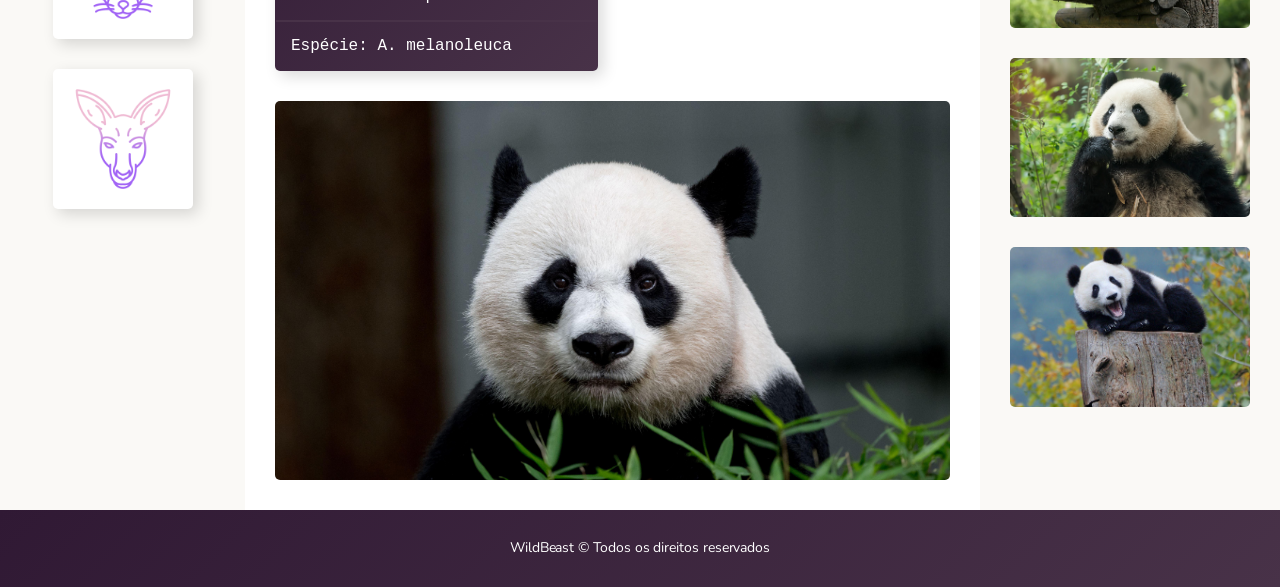
<file: panda.html>
<!DOCTYPE html>
<html lang="pt-br">

<head>
    <title>WildBeast - Panda</title>
    <meta charset="UTF-8">
    <meta http-equiv="X-UA-Compatible" content="IE=edge">
    <link rel="shortcut icon" href="icones/WB.png" type="image/x-icon">
    <meta name="viewport" content="width=device-width, initial-scale=1, shrink-to-fit=no">
    <link rel="stylesheet"
        href="https://fonts.googleapis.com/css2?family=Nunito:ital,wght@0,400;0,700;1,400&display=swap">
    <link rel="stylesheet" href="Css/style.css">
</head>

<body id="body">

    <div class="estrutura">

        <header class="header">

            <a href="#" id="hoverlua" class="logo"><img src="img/wildbeast.svg" alt="WildBeast"></a>

            <nav>
                <ul> 
                    <li class="toggle"><input id="switch" type="checkbox" name="theme">
                        <label for="switch">Toggle</label></li>
                </ul>
            </nav>

        </header>

        <nav class="sidenav" id="sidebar">

            <ul>

                <li><a href="index.html"><img src="icones/rinoceronte.png" alt="Rinoceronte"></a></li>
                <li><a href="cervo.html"><img src="icones/cervo.png" alt="Cervo"></a></li>
                <li><a href="leao.html"><img src="icones/leao.png" alt="Leão"></a></li>
                <li><a href="hipopotamo.html"><img src="icones/hipopotamo.png" alt="Hipopótamo"></a></li>
                <li><a href="gorila.html"><img src="icones/gorila.png" alt="Gorila"></a></li>
                <li><a href="lobo.html"><img src="icones/lobo.png" alt="Lobo"></a></li>
                <li><a href="girafa.html"><img src="icones/girafa.png" alt="Girafa"></a></li>
                <li><a href="guepardo.html"><img src="icones/guepardo.png" alt="Guepardo"></a></li>
                <li><a href="raposa.html"><img src="icones/raposa.png" alt="Raposa"></a></li>
                <li><a href="canguru.html"><img src="icones/canguru.png" alt="Canguru"></a></li>

            </ul>

        </nav>

        <main class="content">

            <div class="titulo">

                <h1>Ursos Pandas</h1>
                <span>da família Ursidae</span>

            </div>

            <p class="col-wide">
                Ursos pandas, também chamados de pandas gigantes, são animais mamíferos que se destacam,
                principalmente, pela sua inconfundível pelagem branca com manchas negras nos olhos e membros, e suas
                orelhas e ombros negros. Esses animais, apesar de estarem classificados na ordem Carnívora, não têm esse
                tipo de alimentação, sendo sua dieta baseada no consumo de bambu.<br>
                Os ursos pandas são animais que sofrem, principalmente, com a destruição do habitat em que vivem.
                Atualmente estão classificados na Lista Vermelha de Espécies Ameaçadas da IUCN como vulneráveis, porém,
                no passado, já foram tidos como ameaçados.
            </p>

            <img class="imagem-1" src="img/Pand1.jpg" alt="Panda">

            <p class="destaque">
                Os ursos pandas são animais que vivem em florestas de bambu. Inicialmente eram encontrados em todo sul e
                leste da China, porém a destruição de seu habitat limitou-os a poucos locais onde as florestas ainda
                permaneceram.<br><br>O padrão de pelagem do urso panda parece ter relação ao processo de camuflagem. No
                trabalho publicado na Behavioral Ecology e intitulado “Why is the giant panda black and white?”, os
                autores destacam que a parte branca do seu corpo ajuda-o a esconder-se em locais de neve, já a parte
                preta ajuda a sua camuflagem em locais em que há sombra.
            </p>

            <img class="imagem-2" src="img/Pand2.jpg" alt="Panda">

            <p class="class-p">
                Os ursos pandas, como dito, podem ser chamados de pandas gigantes, e esse nome não é atoa. Esses animais
                podem atingir mais de 1,20 m de altura e pesar entre 75 e 160 quilos.
            </p>

            <p class="class-p">
                Esse grande tamanho, no entanto, não significa que eles não tenham predadores naturais, sendo predados,
                por exemplo, por leopardos, que atacam, principalmente, filhotes.
            </p>

            <blockquote class="citaçao col-wide">

                <b>
                    Os pandas alimentam-se de grande quantidade de bambu para conseguir manter suas necessidades
                    nutricionais. Estima-se que eles podem alimentar-se de quase 40 kg de bambu diariamente.
                </b>

            </blockquote>

            <ul class="atributos">

                <li>Reino: Animalia</li>
                <li>Filo: Chordata</li>
                <li>Classe: Mammalia</li>
                <li>Ordem: Carnivora</li>
                <li>Família: Ursidae</li>
                <li>Gênero: Ailuropoda</li>
                <li>Espécie: A. melanoleuca</li>

            </ul>

            <div class="informaçoes">

                <p class="class-p">
                    Os pandas normalmente vivem sozinhos na natureza, encontrando-se apenas nos períodos reprodutivos. A
                    estação reprodutiva desses animais, no entanto, é muito curta. As fêmeas entram no cio apenas na
                    primavera, mesmo período em que os machos tornam-se interessados na cópula.
                </p>

                <p class="class-p">
                    Fato interessante é que elas não ficam receptivas durante toda a estação, sendo esse comportamento
                    observado por cerca de três dias. Caso os machos não as procurem nesses dias exatos, a reprodução
                    não ocorrerá. A gestação da panda dura entre 95 a 160 dias, sendo, portanto, longa. Normalmente a
                    fêmea dá à luz a apenas um filhote, que nasce com cerca de 200 gramas.
                </p>

            </div>

            <img class="col-wide imagem-3" src="img/Pand3.jpg" alt="Panda">

        </main>

        <aside class="anuncios" id="sidebar2">

            <div class="anuncios-item">

                <img src="img/Panda1.jpg" alt="Panda">

            </div>

            <div class="anuncios-item">

                <img src="img/Panda2.jpg" alt="Panda">

            </div>

            <div class="anuncios-item">

                <img src="img/Panda3.jpg" alt="Panda">

            </div>

            <div class="anuncios-item">

                <img src="img/Panda4.jpg" alt="Panda">

            </div>

            <div class="anuncios-item">

                <img src="img/Panda5.jpg" alt="Panda">

            </div>

            <div class="anuncios-item">

                <img src="img/Panda6.jpg" alt="Panda">

            </div>

            <div class="anuncios-item">

                <img src="img/Panda7.jpg" alt="Panda">

            </div>

            <div class="anuncios-item">

                <img src="img/Panda8.jpg" alt="Panda">

            </div>

            <div class="anuncios-item">

                <img src="img/Panda9.jpg" alt="Panda">

            </div>

            <div class="anuncios-item">

                <img src="img/Panda10.jpg" alt="Panda">

            </div>

        </aside>

        <footer class="footer">

            <p>WildBeast © Todos os direitos reservados</p>

        </footer>

    </div>

</body>

<script src="index.js"></script>

</html>
</file>
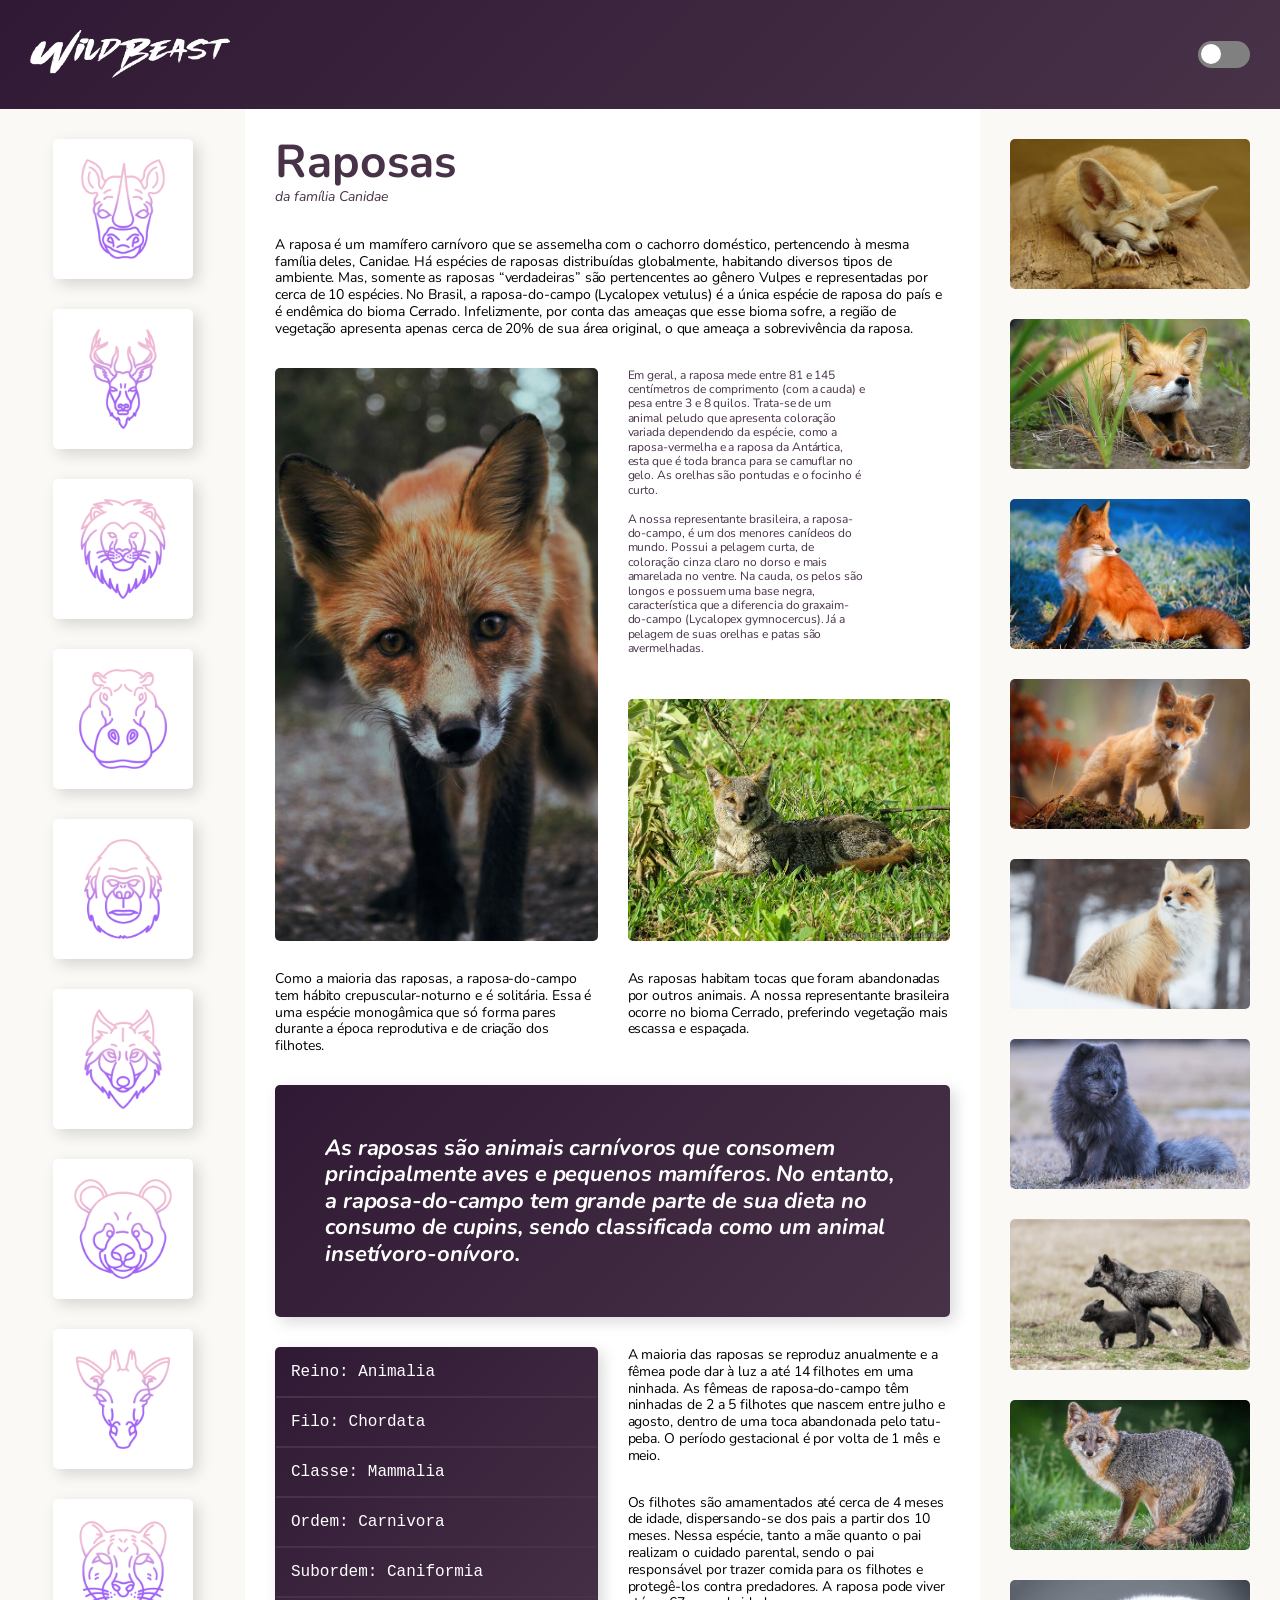
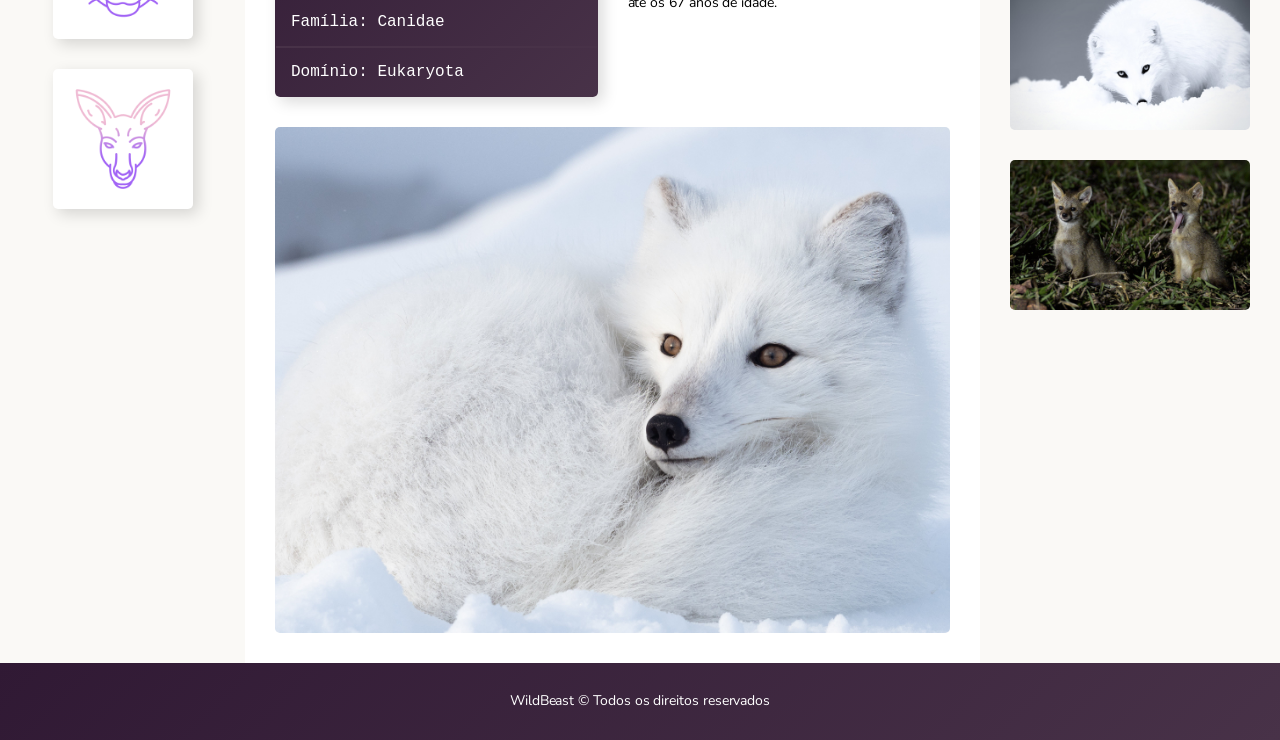
<file: raposa.html>
<!DOCTYPE html>
<html lang="pt-br">

<head>
    <title>WildBeast - Raposa</title>
    <meta charset="UTF-8">
    <meta http-equiv="X-UA-Compatible" content="IE=edge">
    <link rel="shortcut icon" href="icones/WB.png" type="image/x-icon">
    <meta name="viewport" content="width=device-width, initial-scale=1, shrink-to-fit=no">
    <link rel="stylesheet"
        href="https://fonts.googleapis.com/css2?family=Nunito:ital,wght@0,400;0,700;1,400&display=swap">
    <link rel="stylesheet" href="Css/style.css">
</head>

<body id="body">

    <div class="estrutura">

        <header class="header">

            <a href="#" id="hoverlua" class="logo"><img src="img/wildbeast.svg" alt="WildBeast"></a>

            <nav>
                <ul> 
                    <li class="toggle"><input id="switch" type="checkbox" name="theme">
                        <label for="switch">Toggle</label></li>
                </ul>
            </nav>

        </header>

        <nav class="sidenav" id="sidebar">

            <ul>

                <li><a href="index.html"><img src="icones/rinoceronte.png" alt="Rinoceronte"></a></li>
                <li><a href="cervo.html"><img src="icones/cervo.png" alt="Cervo"></a></li>
                <li><a href="leao.html"><img src="icones/leao.png" alt="Leão"></a></li>
                <li><a href="hipopotamo.html"><img src="icones/hipopotamo.png" alt="Hipopótamo"></a></li>
                <li><a href="gorila.html"><img src="icones/gorila.png" alt="Gorila"></a></li>
                <li><a href="lobo.html"><img src="icones/lobo.png" alt="Lobo"></a></li>
                <li><a href="panda.html"><img src="icones/panda.png" alt="Panda"></a></li>
                <li><a href="girafa.html"><img src="icones/girafa.png" alt="Girafa"></a></li>
                <li><a href="guepardo.html"><img src="icones/guepardo.png" alt="Guepardo"></a></li>
                <li><a href="canguru.html"><img src="icones/canguru.png" alt="Canguru"></a></li>

            </ul>

        </nav>

        <main class="content">

            <div class="titulo">

                <h1>Raposas</h1>
                <span>da família Canidae</span>

            </div>

            <p class="col-wide">
                A raposa é um mamífero carnívoro que se assemelha com o cachorro doméstico, pertencendo à mesma família
                deles, Canidae. Há espécies de raposas distribuídas globalmente, habitando diversos tipos de ambiente.
                Mas, somente as raposas “verdadeiras” são pertencentes ao gênero Vulpes e representadas por cerca de 10
                espécies. No Brasil, a raposa-do-campo (Lycalopex vetulus) é a única espécie de raposa do país e é
                endêmica do bioma Cerrado. Infelizmente, por conta das ameaças que esse bioma sofre, a região de
                vegetação apresenta apenas cerca de 20% de sua área original, o que ameaça a sobrevivência da raposa.
            </p>

            <img class="imagem-1" src="img/Rapos1.jpg" alt="Raposa">

            <p class="destaque">
                Em geral, a raposa mede entre 81 e 145 centímetros de comprimento (com a cauda) e pesa entre 3 e 8
                quilos. Trata-se de um animal peludo que apresenta coloração variada dependendo da espécie, como a
                raposa-vermelha e a raposa da Antártica, esta que é toda branca para se camuflar no gelo. As orelhas são
                pontudas e o focinho é curto.<br><br>

                A nossa representante brasileira, a raposa-do-campo, é um dos menores canídeos do mundo. Possui a
                pelagem curta, de coloração cinza claro no dorso e mais amarelada no ventre. Na cauda, os pelos são
                longos e possuem uma base negra, característica que a diferencia do graxaim-do-campo (Lycalopex
                gymnocercus). Já a pelagem de suas orelhas e patas são avermelhadas.
            </p>

            <img class="imagem-2" src="img/Rapos2.jpeg" alt="Raposa">

            <p class="class-p">
                Como a maioria das raposas, a raposa-do-campo tem hábito crepuscular-noturno e é solitária. Essa é uma
                espécie monogâmica que só forma pares durante a época reprodutiva e de criação dos filhotes.
            </p>

            <p class="class-p">
                As raposas habitam tocas que foram abandonadas por outros animais. A nossa representante brasileira
                ocorre no bioma Cerrado, preferindo vegetação mais escassa e espaçada.
            </p>

            <blockquote class="citaçao col-wide">

                <b>
                    As raposas são animais carnívoros que consomem principalmente aves e pequenos mamíferos. No entanto,
                    a raposa-do-campo tem grande parte de sua dieta no consumo de cupins, sendo classificada como um
                    animal insetívoro-onívoro.
                </b>

            </blockquote>

            <ul class="atributos">

                <li>Reino: Animalia</li>
                <li>Filo: Chordata</li>
                <li>Classe: Mammalia</li>
                <li>Ordem: Carnivora</li>
                <li>Subordem: Caniformia</li>
                <li>Família: Canidae</li>
                <li>Domínio: Eukaryota</li>

            </ul>

            <div class="informaçoes">

                <p class="class-p">
                    A maioria das raposas se reproduz anualmente e a fêmea pode dar à luz a até 14 filhotes em uma
                    ninhada.
                    As fêmeas de raposa-do-campo têm ninhadas de 2 a 5 filhotes que nascem entre julho e agosto, dentro
                    de uma toca abandonada pelo tatu-peba. O período gestacional é por volta de 1 mês e meio.
                </p>

                <p class="class-p">
                    Os filhotes são amamentados até cerca de 4 meses de idade, dispersando-se dos pais a partir dos 10
                    meses. Nessa espécie, tanto a mãe quanto o pai realizam o cuidado parental, sendo o pai responsável
                    por trazer comida para os filhotes e protegê-los contra predadores.
                    A raposa pode viver até os 67 anos de idade.
                </p>

            </div>

            <img class="col-wide imagem-3" src="img/Rapos3.jpg" alt="Raposa">

        </main>

        <aside class="anuncios" id="sidebar2">

            <div class="anuncios-item">

                <img src="img/Raposa1.jpg" alt="Raposa">

            </div>

            <div class="anuncios-item">

                <img src="img/Raposa2.jpg" alt="Raposa">

            </div>

            <div class="anuncios-item">

                <img src="img/Raposa3.jpg" alt="Raposa">

            </div>

            <div class="anuncios-item">

                <img src="img/Raposa4.jpg" alt="Raposa">

            </div>

            <div class="anuncios-item">

                <img src="img/Raposa5.jpg" alt="Raposa">

            </div>

            <div class="anuncios-item">

                <img src="img/Raposa6.jpg" alt="Raposa">

            </div>

            <div class="anuncios-item">

                <img src="img/Raposa7.jpg" alt="Raposa">

            </div>

            <div class="anuncios-item">

                <img src="img/Raposa8.jpg" alt="Raposa">

            </div>

            <div class="anuncios-item">

                <img src="img/Raposa9.jpg" alt="Raposa">

            </div>

            <div class="anuncios-item">

                <img src="img/Raposa10.jpg" alt="Raposa">

            </div>

        </aside>

        <footer class="footer">

            <p>WildBeast © Todos os direitos reservados</p>

        </footer>

    </div>

</body>

<script src="index.js"></script>

</html>
</file>
<file: Css/style.css>
html {
  font-family: "Nunito", Georgia, "Times New Roman", Times, serif;

  --bg:#fff;
  --bg-hfq: linear-gradient(135deg, #301934, #483248);
  --color-text:#000;
  --color-span:#483248;
  --color-sides: #FAF9F6;
  --color-headings: #0077FF;
  --color-setas: #000;
  --color-bgside: #fff;
  --color-hoverside: #483248;
}


body,
p,
b,
h1,
ul,
li,
blockquote {
  padding: 0px;
  margin: 0px;
}


blockquote {
  color: #fff!important;
}

body {
  background: var(--bg); /* mudar*/
  
}

li {
  list-style: none;
}

a {
  text-decoration: none;
}

img {
  display: block;
  max-width: 100%;
  border-radius: 5px;
}

/* ------------------------------------------ */

.estrutura {
  display: grid;
  grid-template-columns: minmax(160px, 1fr) 3fr 300px;
  grid-template-areas:
    "header  header  header"
    "sidenav content anuncios"
    "footer  footer  footer";
}

@media (max-width: 1200px) {
  .estrututra {
    grid-template-areas:
      "header header header"
      "sidenav content content"
      "sidenav anuncios anuncios"
      "footer footer footer";
  }
}

@media (max-width: 760px) {
  .estrutura {
    grid-template-columns: 100%;
    grid-template-areas:
      "header"
      "sidenav"
      "content"
      "anuncios"
      "footer";
  }
}

/* ------------------------------------------ */

.header {
  grid-area: header;
  background: var(--bg-hfq);
  padding: 30px;
  display: grid;
  grid-template-columns: 1fr auto;
  align-items: center;
}

.logo {
  max-width: 200px;
}

.header nav ul {
  display: flex;
  flex-wrap: wrap;
}

.header nav a {
  display: block;
  padding: 10px;
  color: #fff;
  font-size: 1.125em;
  background: rgba(0, 0, 0, 0.1);
  border-radius: 5px;
  transition: 0.1s;
}

.header nav a:hover {
  background: rgba(0, 0, 0, 0.5);
}

.header img:hover {
  -ms-transform: scale(1.1);
  -webkit-transform: scale(1.1);
  transform: scale(1.1);
  transition: all 0.2s; 
}

.header li + li {
  margin-left: 30px;
}

@media (max-width: 760px) {
  .header {
    grid-template-columns: auto;
  }
  .logo {
    margin-bottom: 20px;
  }
  .header nav a {
    font-size: 1em;
  }
  .header li + li {
    margin-left: 10px;
  }
}


/* ------------------------------------------ */

.sidenav {
  grid-area: sidenav;
  background: var(--color-sides);
  padding: 30px;
}

.sidenav li a {
  display: block;
  min-width: 60px;
  max-width: 100px;
  margin: 0 auto 30px auto;
  background: var(--color-bgside);
  padding: 20px;
  border-radius: 5px;
  box-shadow: 5px 5px 15px 0px rgba(0, 0, 0, 0.15);
  transition: 0.1s ease-out;
}

.sidenav li a:hover {
  background: var(--color-hoverside);
  -ms-transform: scale(1.05);
  -webkit-transform: scale(1.05);
  transform: scale(1.05);
  transition: all 0.5s; 
}

@keyframes seta {
  from {
    right: 30px;
  }
  to {
    right: 20px;
  }
}

@media (max-width: 760px) {
  .sidenav {
    position: relative;
    overflow-x: auto;
    -webkit-overflow-scrolling: touch;
    -ms-overflow-style: -ms-autohiding-scrollbar;
  }
  .sidenav::after {
    content: "→";
    color: var(--color-setas);
    position: absolute;
    top: 5px;
    right: 30px;
    animation: seta 0.5s ease-in 0s infinite alternate;
  }
  .sidenav ul {
    display: flex;
  }
  .sidenav li {
    flex: 1 0 60px;
  }
  .sidenav {
    padding: 0 30px;
  }
  .sidenav li a {
    margin: 30px 30px 30px 0;
  }
}

/* ------------------------------------------ */

.content ul,
li,
a,
blockquote {
  color: #fff;
}

.content {
  grid-area: content;
  max-width: 900px;
  margin: 0 auto;
  padding: 30px;
  display: grid;
  grid-template-columns: 1fr 1fr;
  gap: 30px;
}

@media (max-width: 600px) {
  .content {
    grid-template-columns: auto;
  }
}

/* ------------------------------------------ */

.col-wide {
  grid-column: 1 / -1;
  color: var(--color-text);
}

p {
  color: var(--color-text);
}

.imagem-1 {
  grid-row: span 2;
  align-self: end;
}

.imagem-1:hover {
  -ms-transform: scale(1.05);
  -webkit-transform: scale(1.05);
  transform: scale(1.05);
  transition: all 0.6s; 
}

.imagem-2 {
  align-self: end;
}

.imagem-2:hover {
  -ms-transform: scale(1.05);
  -webkit-transform: scale(1.05);
  transform: scale(1.05);
  transition: all 0.6s; 
}

.imagem-3:hover {
  -ms-transform: scale(1.05);
  -webkit-transform: scale(1.05);
  transform: scale(1.05);
  transition: all 0.6s; 
}

/* ------------------------------------------ */

p, b {
  font-size: 14px;
  line-height: 1.2;
  letter-spacing: -0.005em;
}

.informaçoes p + p {
  margin-top: 30px;
}

/* ------------------------------------------ */

.titulo {
  color: #483248;
}

.titulo h1 {
  color: var(--color-span);
  font-size: 46px;
  line-height: 1;
  font-weight: 700;
}

.titulo span {
  color: var(--color-span);
  font-size: 14px;
  font-style: italic;
}

/* ------------------------------------------ */

.caracteristicas {
  display: flex;
  align-items: flex-start;
}

.caracteristicas > div {
  width: 80px;
  text-align: center;
  background: var(--bg-hfq);
  border-radius: 5px;
  box-shadow: 7px 7px 15px 0px rgba(0, 0, 0, 0.15);
  position: relative;
}

.caracteristicas > div:first-child {
  margin-right: 30px;
}

.caracteristicas span {
  display: block;
}

.numero {
  color: #8844ee;
  font-size: 34px;
  line-height: 1;
  margin: 10px auto;
}

.rotulo {
  font-size: 15px;
  background: #e5e5e5;
  border-radius: 0 0 5px 5px;
  padding: 5px 0;
  color: #7c7c7c;
  position: relative;
  top: 2px;
}

.medio {
  font-size: 15px;
  background: #e5e5e5;
  border-radius: 5px 5px 0 0;
  padding: 5px 0;
  color: #7c7c7c;
  position: relative;
  top: 2px;
}

/* ------------------------------------------ */

.destaque {
  font-size: 12px;
  color: var(--color-span);
  max-width: 20em;
}

.atributos {
  padding: 1px!important;
}

.citaçao,
.atributos {
  align-self: start;
  padding: 50px;
  border-radius: 5px;
  box-shadow: 5px 5px 15px 0px rgba(0, 0, 0, 0.15);
  background: var(--bg-hfq);
}

.citaçao b {
  font-size: 22px;
  font-style: italic;
  text-align: center;
  max-width: 500px;
  margin: 0 auto;
}

.atributos li {
  font-family: "Courier New", Courier, monospace;
  font-size: 16px;
  padding: 15px;
}

.atributos li + li {
  border-top: 2px solid #483248;
}

/* ------------------------------------------ */

.anuncios {
  grid-area: anuncios;
  background: var(--color-sides); /* mudar*/
  display: grid;
  align-content: start;
  padding: 30px;
  gap: 30px;
  grid-template-columns: repeat(auto-fit, minmax(150px, 1fr));
}

.anuncions-item {
  transition: transform .2s;
  animation-duration: 3s;
}

.anuncios-item:hover {
  -ms-transform: scale(1.2);
  -webkit-transform: scale(1.2);
  transform: scale(1.2);
  transition: all 0.6s; 
}

/* ------------------------------------------ */

.footer {
  grid-area: footer;
  background: var(--bg-hfq);
}

.footer p {
  color: #fff;
  text-align: center;
  padding: 30px;
}

.lua {
  padding: 2px;
  display: block;
  transition: 1ms;
  border-radius: 5px;
  width: 20px;
  height: auto;
}



input[type=checkbox]{
  height: 0;
  width: 0;
  visibility: hidden;
}

label {
  cursor: pointer;
  text-indent: -9999px;
  width: 52px;
  height: 27px;
  background: grey;
  float: right;
  border-radius: 100px;
  position: relative;
}

label::after{
  content: '';
  position: absolute;
  top: 3px;
  left: 3px;
  width: 20px;
  height: 20px;
  background-color: white;
  border-radius: 90px;
  transition: 0.3s;
}

input:checked + label {
  background-color: #483248;
}

input:checked + label::after {
  left: calc(100% - 5px);
  transform: translateX(-100%);
}

label:active:after {
  width: 45px;
}
</file>
